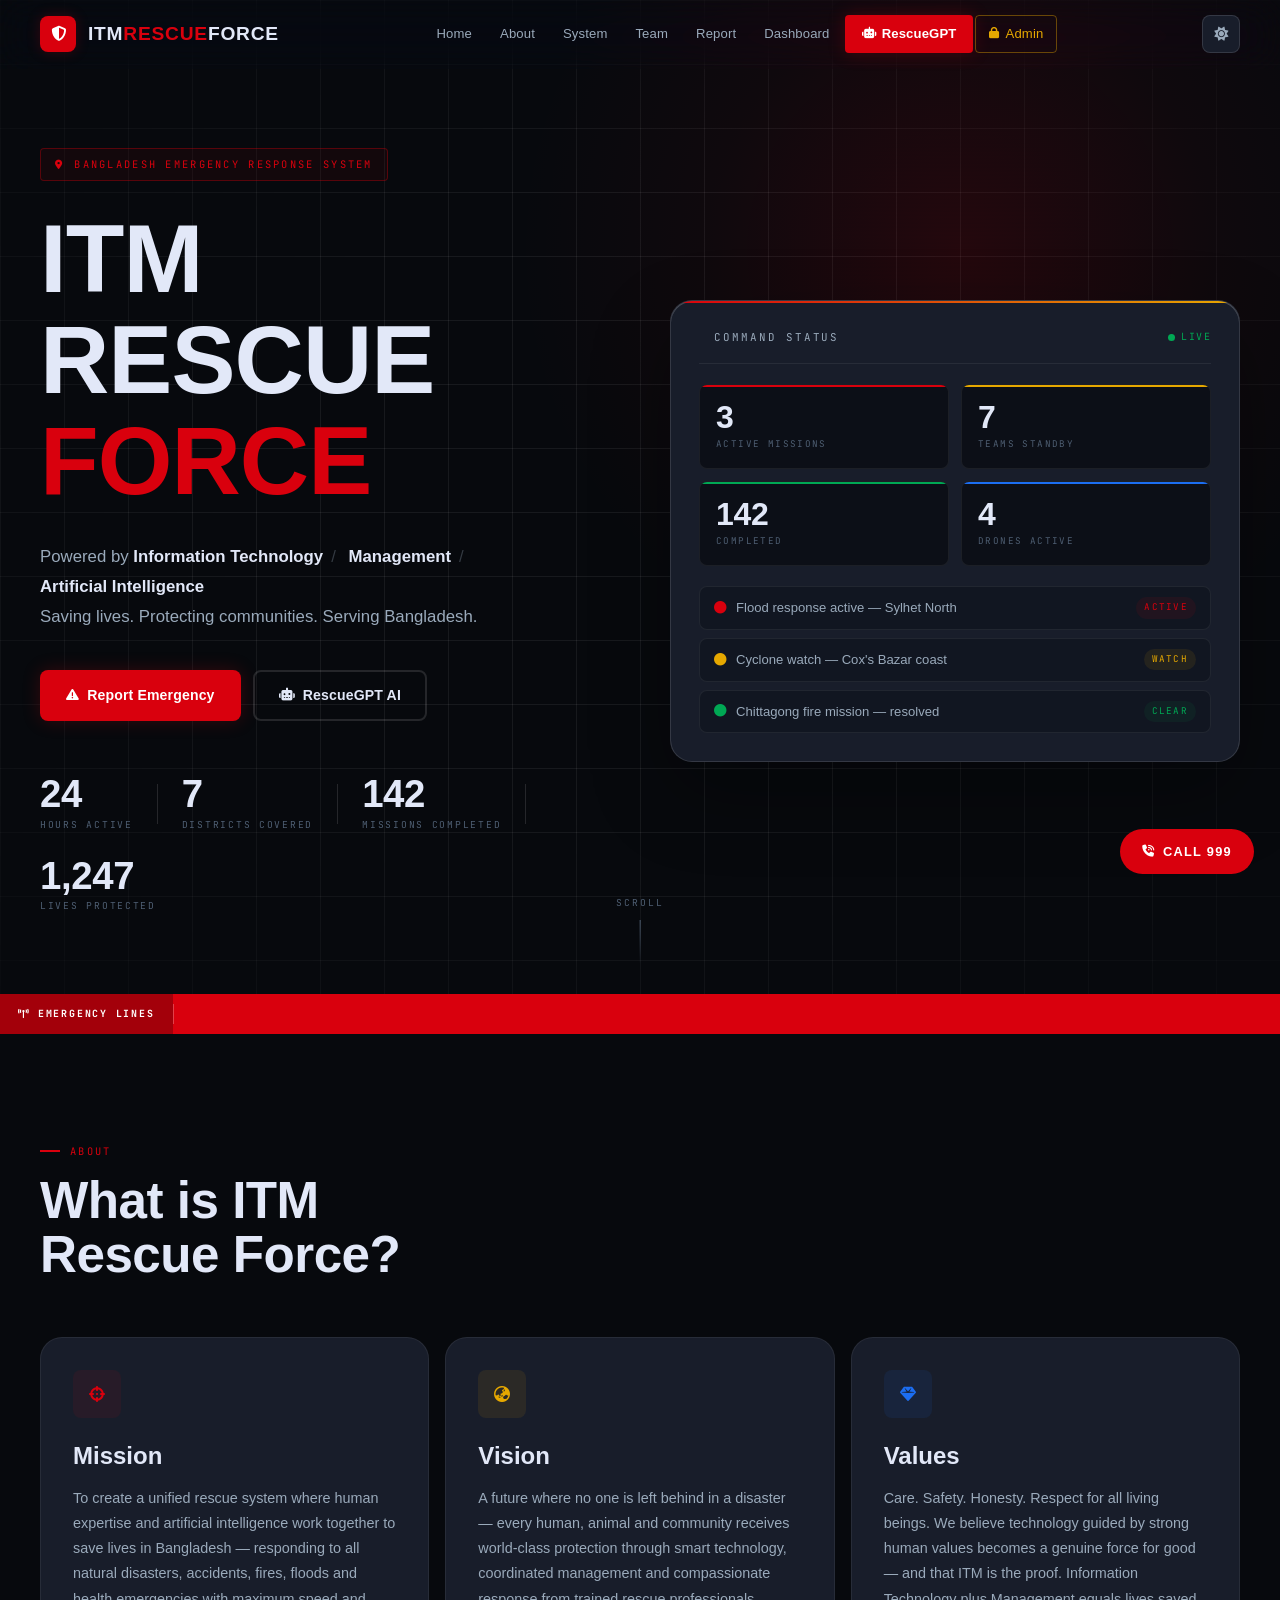
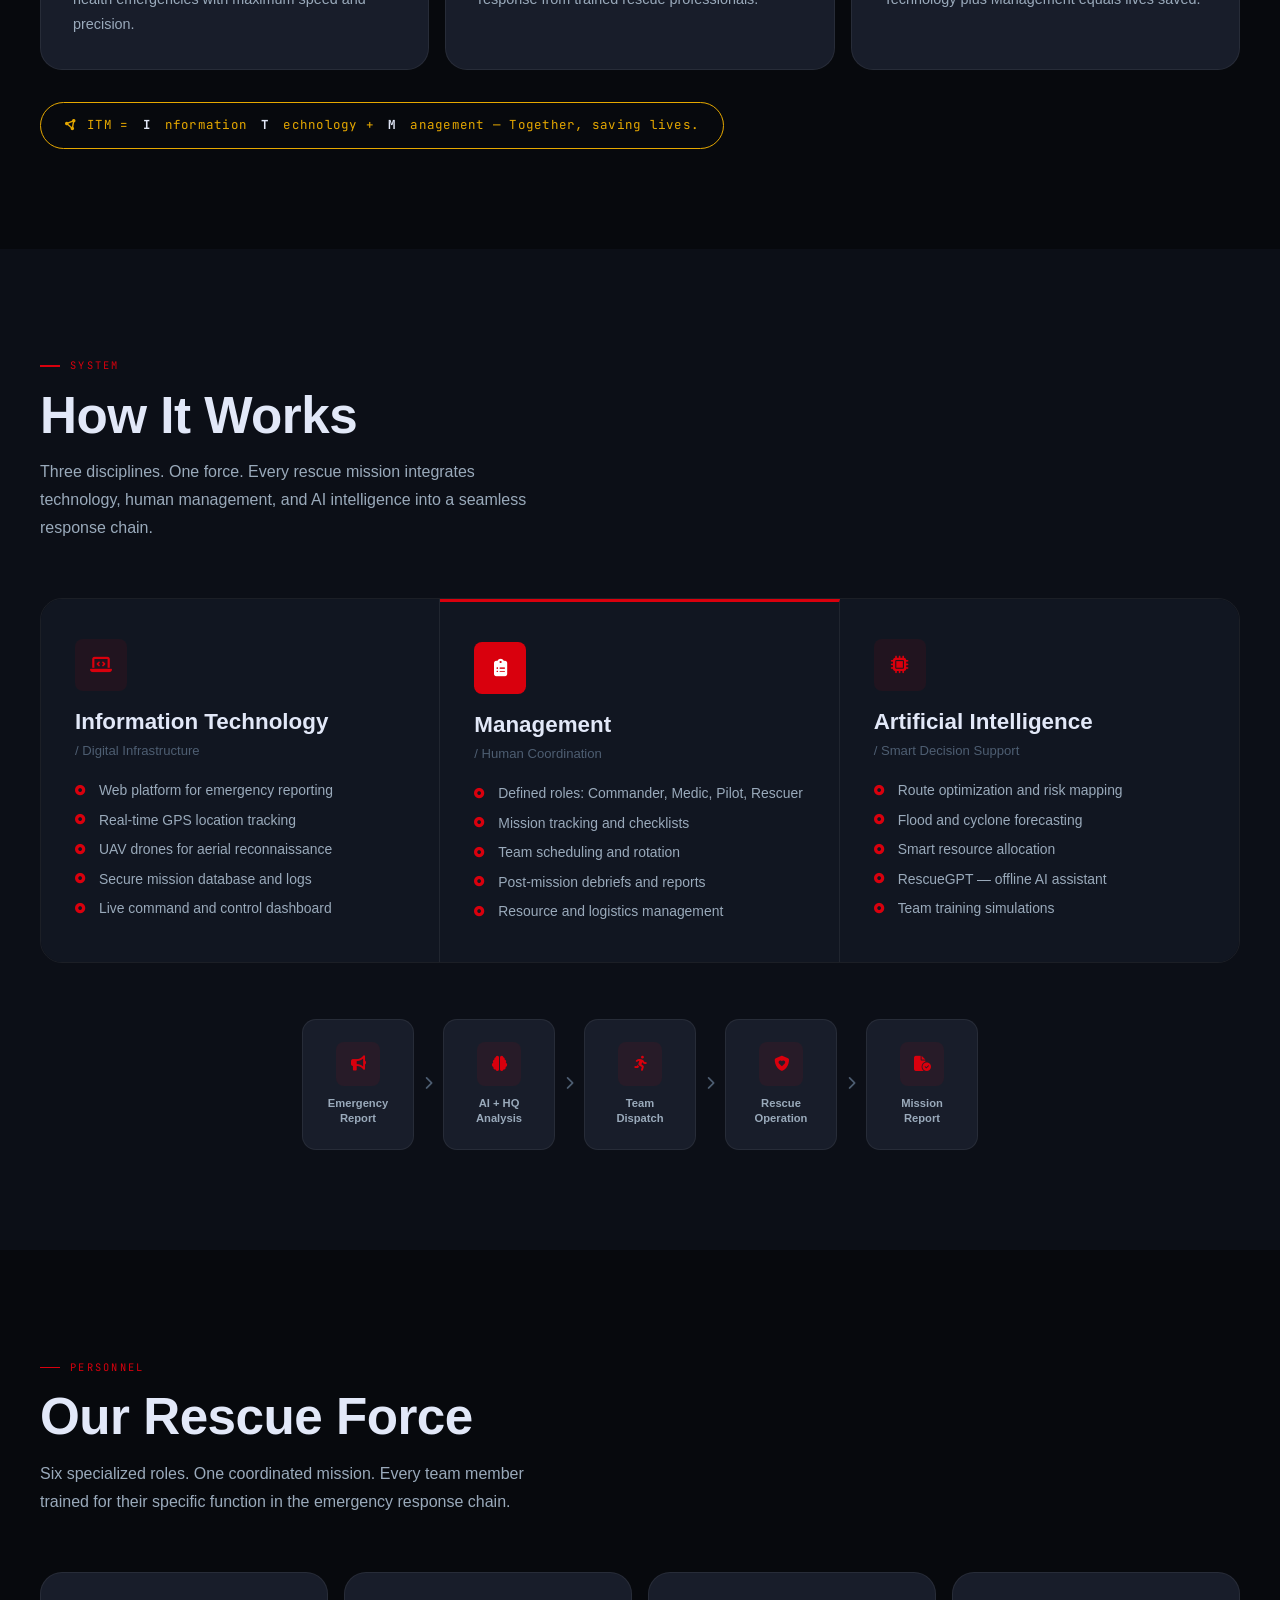
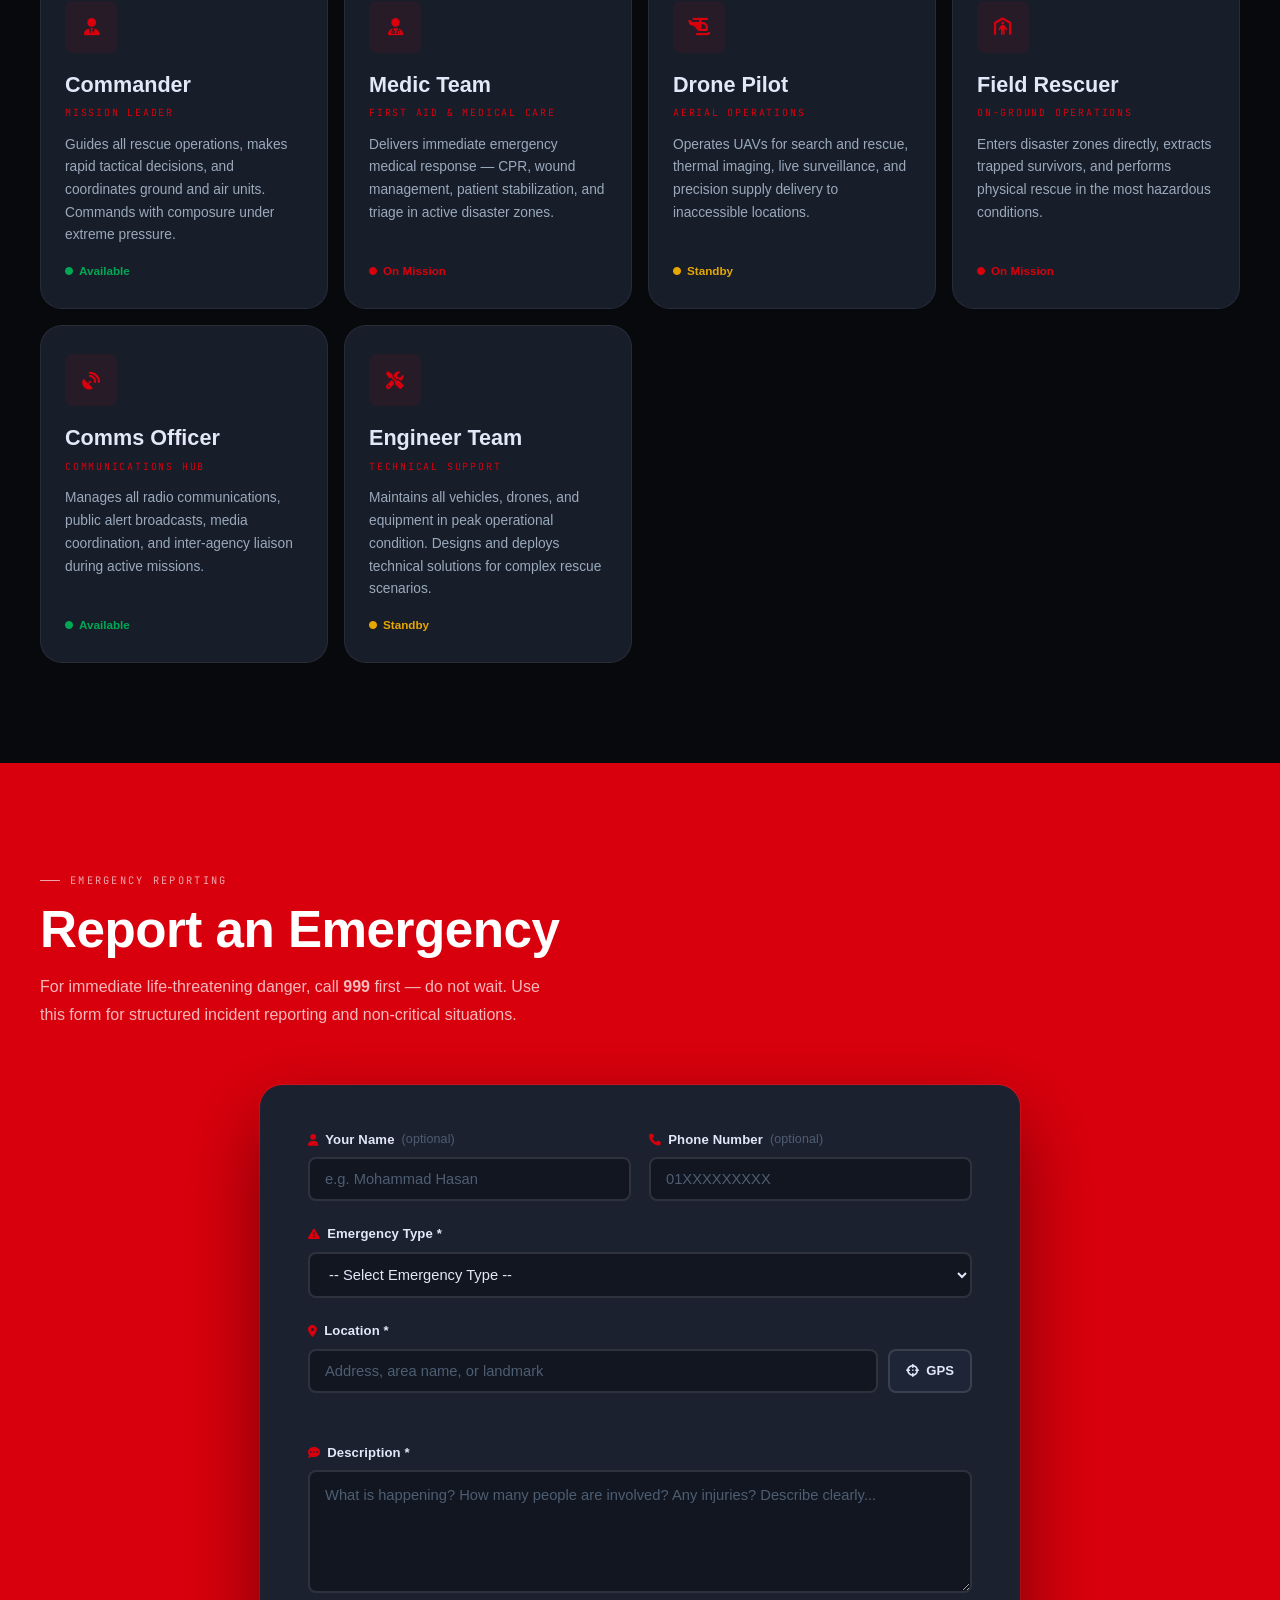
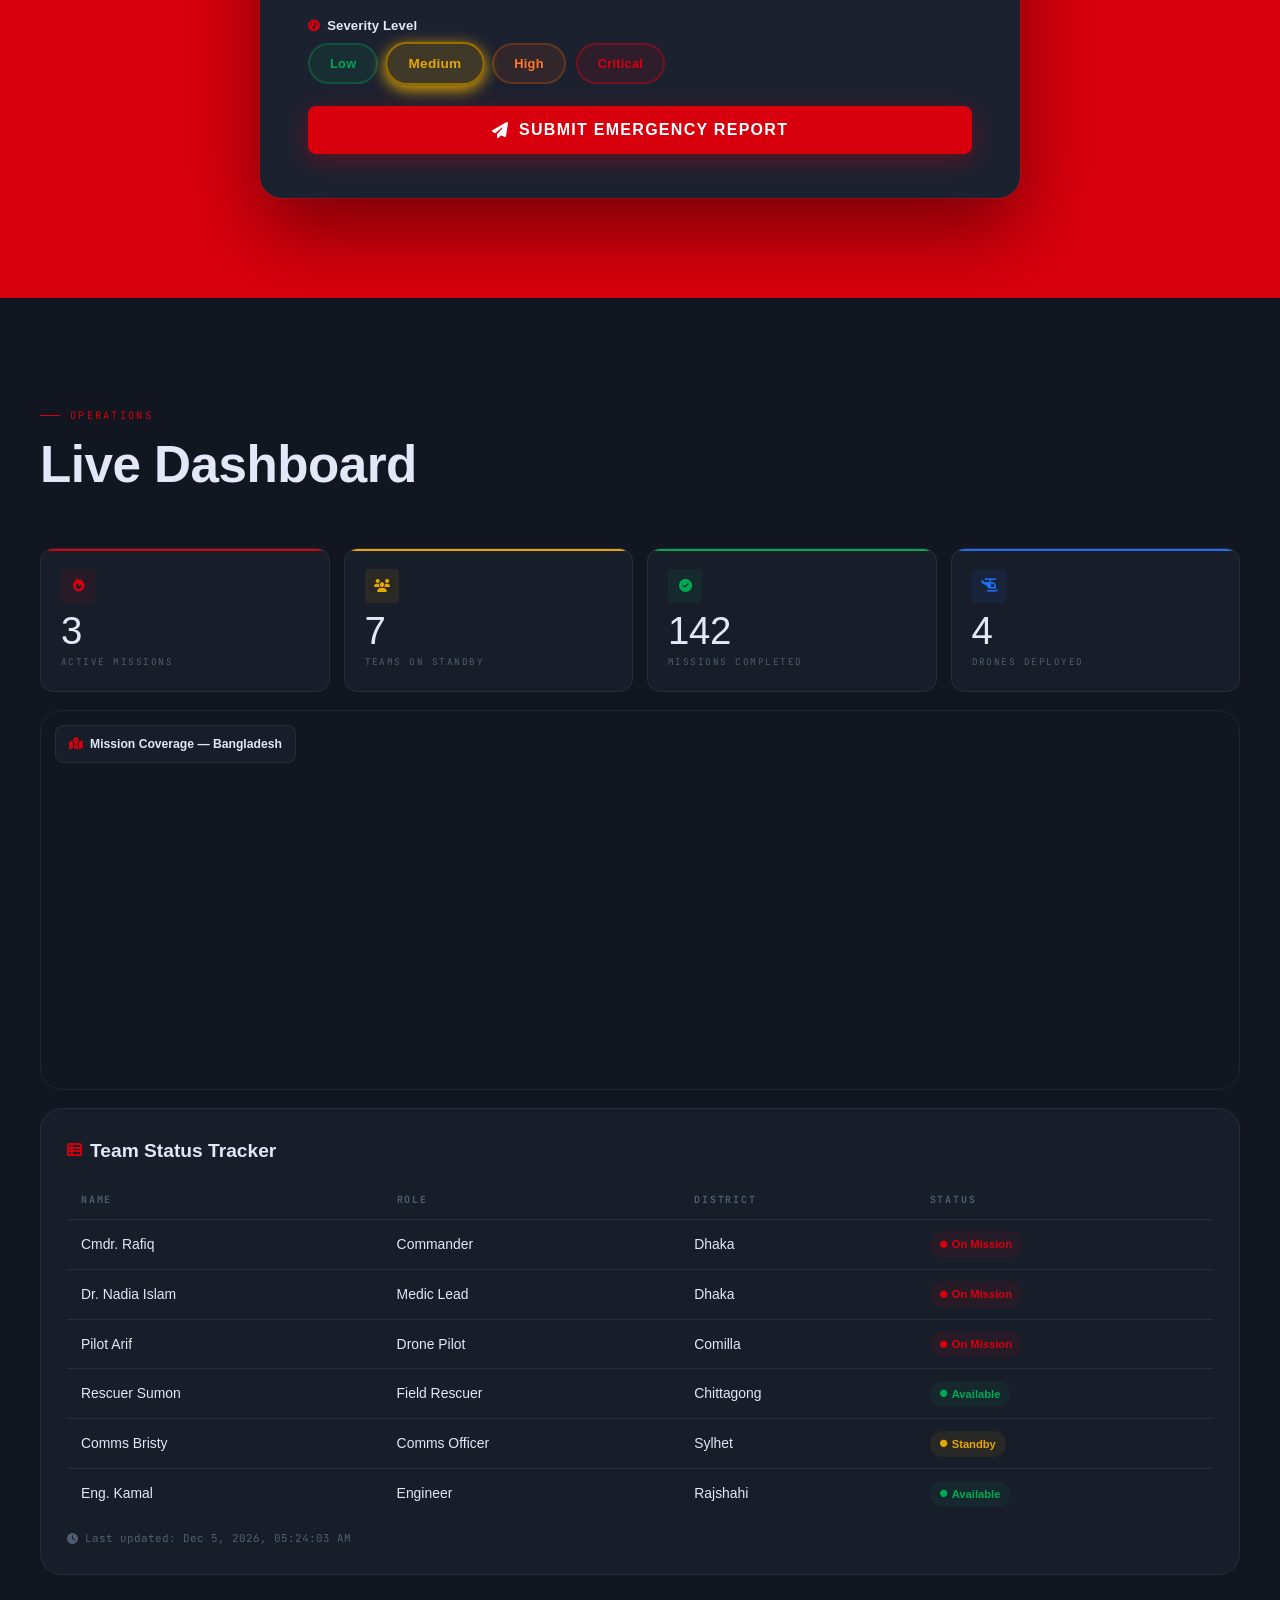
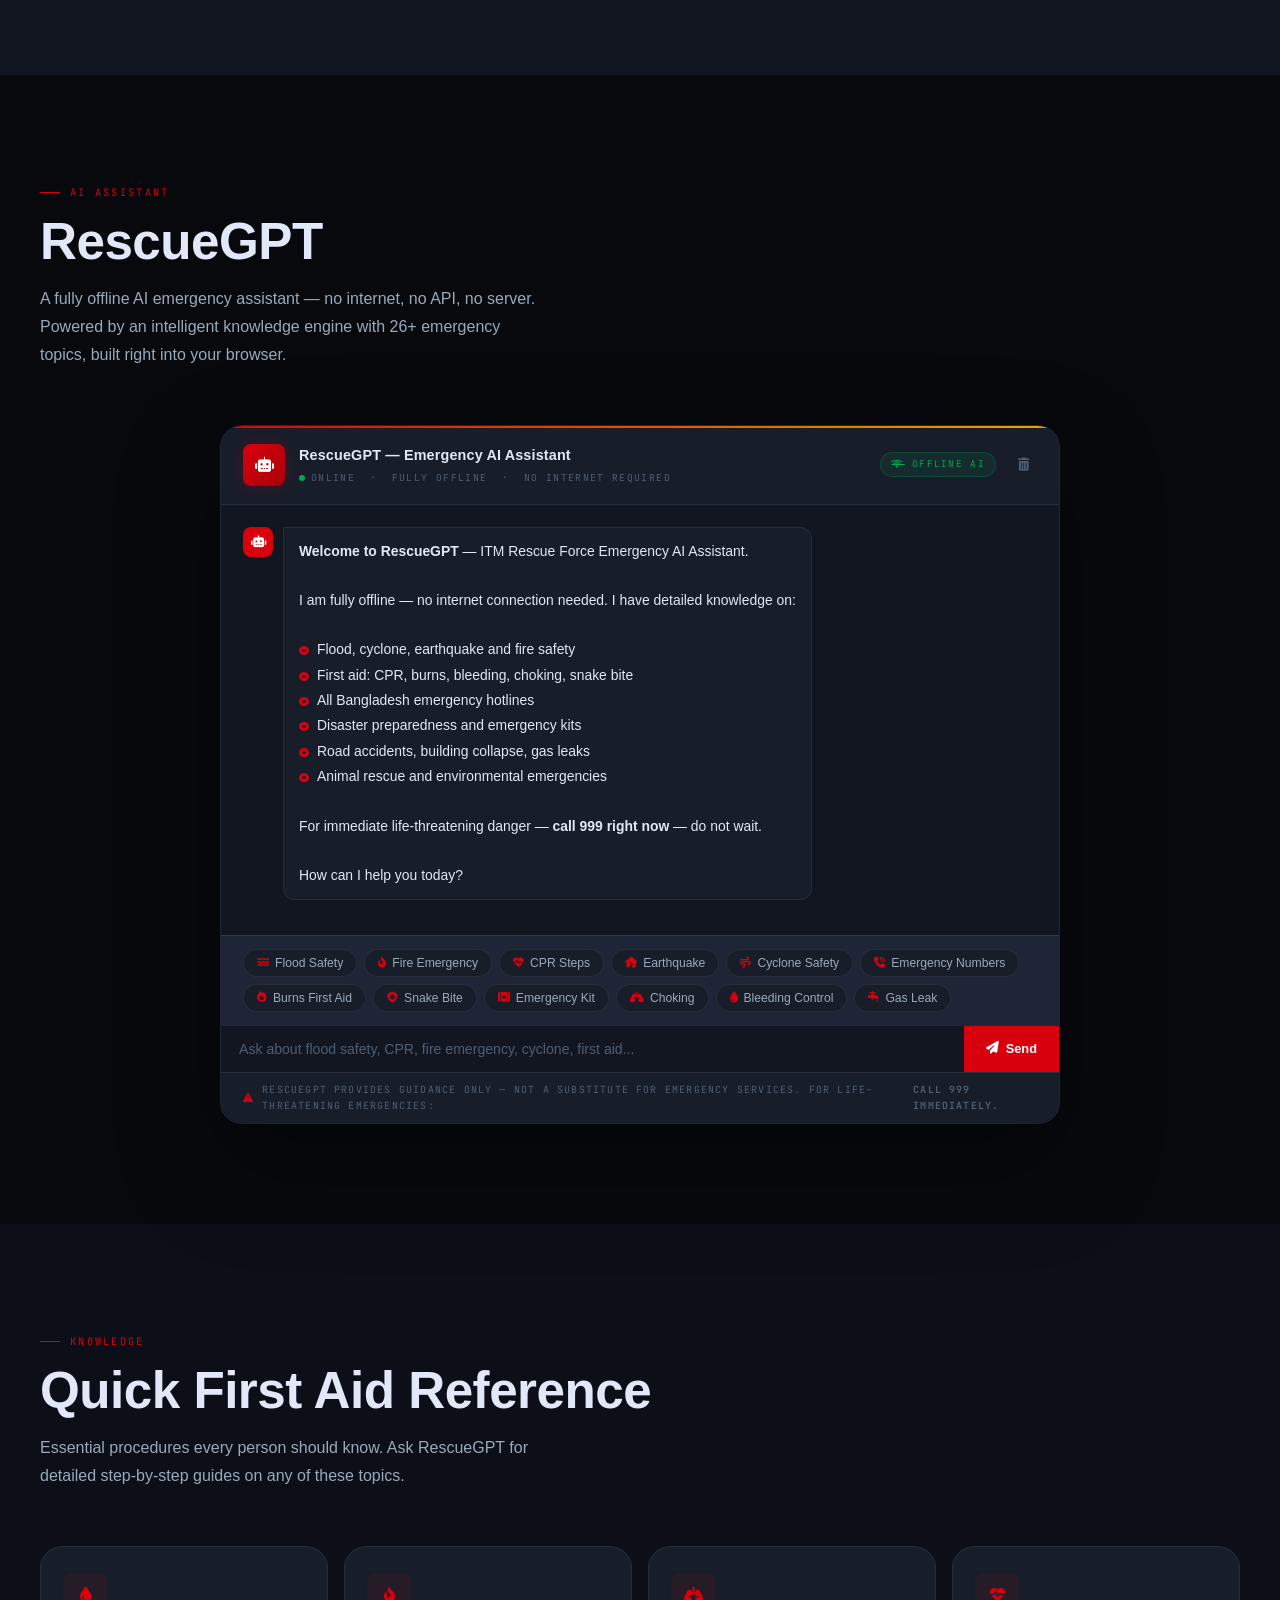
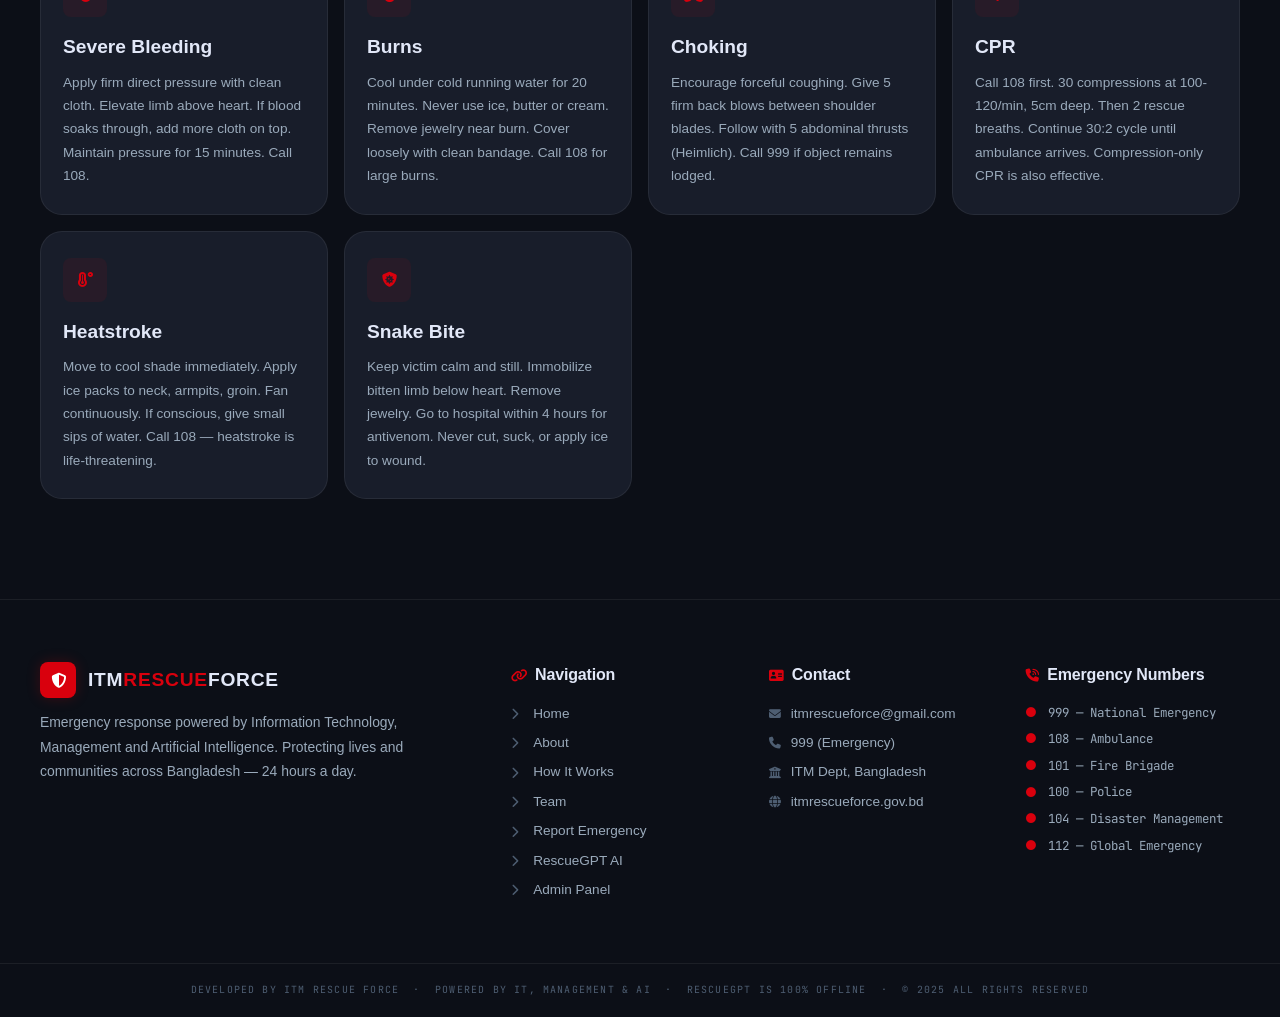
<file: rescue_force/index.html>
<!DOCTYPE html>
<html lang="en" data-theme="dark">
<head>
  <meta charset="UTF-8"/>
  <meta name="viewport" content="width=device-width, initial-scale=1.0"/>
  <meta name="description" content="ITM Rescue Force — Bangladesh Emergency Response System powered by IT, Management and AI"/>
  <title>ITM Rescue Force — Emergency Response System</title>
  <link rel="preconnect" href="https://fonts.googleapis.com"/>
  <link rel="preconnect" href="https://fonts.gstatic.com" crossorigin/>
  <link rel="stylesheet" href="https://cdnjs.cloudflare.com/ajax/libs/font-awesome/6.5.0/css/all.min.css"/>
  <link rel="stylesheet" href="style.css"/>
</head>
<body>

<!-- ══ NAVBAR ══════════════════════════════════════════════ -->
<nav class="navbar at-top" id="navbar">
  <div class="nav-wrap">
    <div class="nav-brand">
      <div class="nav-crest"><i class="fa-solid fa-shield-halved"></i></div>
      <span class="nav-wordmark">ITM<span>RESCUE</span>FORCE</span>
    </div>
    <ul class="nav-links">
      <li><a href="#home">Home</a></li>
      <li><a href="#about">About</a></li>
      <li><a href="#how">System</a></li>
      <li><a href="#team">Team</a></li>
      <li><a href="#report">Report</a></li>
      <li><a href="#dashboard">Dashboard</a></li>
      <li><a href="#rescuegpt" class="nav-cta"><i class="fa-solid fa-robot"></i> RescueGPT</a></li>
      <li><a href="admin.html" class="nav-admin-link"><i class="fa-solid fa-lock"></i> Admin</a></li>
    </ul>
    <div class="nav-actions">
      <button class="icon-btn" id="themeToggle" aria-label="Toggle theme" title="Toggle dark/light mode">
        <i class="fa-solid fa-sun"  id="iconSun"></i>
        <i class="fa-solid fa-moon" id="iconMoon" style="display:none"></i>
      </button>
      <button class="icon-btn hamburger" id="hamburger" aria-label="Open menu">
        <i class="fa-solid fa-bars"></i>
      </button>
    </div>
  </div>
</nav>

<!-- Mobile Nav -->
<div class="mobile-nav" id="mobileNav">
  <button class="mobile-close" id="mobileClose"><i class="fa-solid fa-xmark"></i></button>
  <a href="#home"      class="mob-link"><i class="fa-solid fa-house"></i> Home</a>
  <a href="#about"     class="mob-link"><i class="fa-solid fa-circle-info"></i> About</a>
  <a href="#how"       class="mob-link"><i class="fa-solid fa-gears"></i> System</a>
  <a href="#team"      class="mob-link"><i class="fa-solid fa-users"></i> Team</a>
  <a href="#report"    class="mob-link"><i class="fa-solid fa-triangle-exclamation"></i> Report Emergency</a>
  <a href="#dashboard" class="mob-link"><i class="fa-solid fa-chart-line"></i> Dashboard</a>
  <a href="#rescuegpt" class="mob-link accent"><i class="fa-solid fa-robot"></i> RescueGPT AI</a>
  <a href="admin.html" class="mob-link"><i class="fa-solid fa-lock"></i> Admin Panel</a>
</div>

<!-- ══ HERO ════════════════════════════════════════════════ -->
<section class="hero" id="home">
  <div class="hero-grid"></div>
  <div class="hero-glow"></div>
  <div class="hero-scan"></div>

  <div class="hero-inner">
    <!-- Left -->
    <div class="hero-left">
      <div class="hero-eyebrow a-in" style="--d:0s">
        <i class="fa-solid fa-location-dot"></i>
        Bangladesh Emergency Response System
      </div>
      <h1 class="hero-title a-in" style="--d:.06s">
        <span class="break">ITM</span>
        <span class="break">RESCUE</span>
        <span class="break accent">FORCE</span>
      </h1>
      <p class="hero-sub a-in" style="--d:.12s">
        Powered by <strong>Information Technology</strong><span class="hero-sep">/</span>
        <strong>Management</strong><span class="hero-sep">/</span>
        <strong>Artificial Intelligence</strong><br>
        Saving lives. Protecting communities. Serving Bangladesh.
      </p>
      <div class="hero-btns a-in" style="--d:.18s">
        <a href="#report"    class="btn btn-primary"><i class="fa-solid fa-triangle-exclamation"></i> Report Emergency</a>
        <a href="#rescuegpt" class="btn btn-ghost"><i class="fa-solid fa-robot"></i> RescueGPT AI</a>
      </div>
      <div class="hero-stats a-in" style="--d:.24s">
        <div class="h-stat">
          <span class="h-num" data-target="24">0</span>
          <span class="h-lbl">Hours Active</span>
        </div>
        <div class="h-sep"></div>
        <div class="h-stat">
          <span class="h-num" data-target="7">0</span>
          <span class="h-lbl">Districts Covered</span>
        </div>
        <div class="h-sep"></div>
        <div class="h-stat">
          <span class="h-num" data-target="142">0</span>
          <span class="h-lbl">Missions Completed</span>
        </div>
        <div class="h-sep"></div>
        <div class="h-stat">
          <span class="h-num" data-target="1247">0</span>
          <span class="h-lbl">Lives Protected</span>
        </div>
      </div>
    </div>

    <!-- Right — Command Card -->
    <div class="hero-command a-in" style="--d:.1s">
      <div class="cmd-header">
        <span class="cmd-title"><i class="fa-solid fa-tower-control" style="margin-right:6px;color:var(--red)"></i> Command Status</span>
        <span class="cmd-live"><div class="live-dot"></div> Live</span>
      </div>
      <div class="cmd-stats">
        <div class="cmd-stat cst-red">
          <div class="cmd-stat-n" id="heroActive">3</div>
          <div class="cmd-stat-l">Active Missions</div>
        </div>
        <div class="cmd-stat cst-amber">
          <div class="cmd-stat-n">7</div>
          <div class="cmd-stat-l">Teams Standby</div>
        </div>
        <div class="cmd-stat cst-green">
          <div class="cmd-stat-n">142</div>
          <div class="cmd-stat-l">Completed</div>
        </div>
        <div class="cmd-stat cst-blue">
          <div class="cmd-stat-n">4</div>
          <div class="cmd-stat-l">Drones Active</div>
        </div>
      </div>
      <div class="cmd-alerts">
        <div class="cmd-alert">
          <i class="fa-solid fa-circle al-red"></i>
          <span>Flood response active — Sylhet North</span>
          <span class="cmd-alert-badge badge-red">Active</span>
        </div>
        <div class="cmd-alert">
          <i class="fa-solid fa-circle al-amber"></i>
          <span>Cyclone watch — Cox's Bazar coast</span>
          <span class="cmd-alert-badge badge-amber">Watch</span>
        </div>
        <div class="cmd-alert">
          <i class="fa-solid fa-circle al-green"></i>
          <span>Chittagong fire mission — resolved</span>
          <span class="cmd-alert-badge badge-green">Clear</span>
        </div>
      </div>
    </div>
  </div>

  <div class="hero-scroll">
    <span>Scroll</span>
    <div class="scroll-track"></div>
  </div>
</section>

<!-- ══ TICKER ══════════════════════════════════════════════ -->
<div class="ticker">
  <div class="ticker-badge"><i class="fa-solid fa-tower-broadcast"></i> Emergency Lines</div>
  <div class="ticker-divider"></div>
  <div class="ticker-track">
    <div class="ticker-reel">
      999 — National Emergency &nbsp;&nbsp;|&nbsp;&nbsp;
      108 — Ambulance &nbsp;&nbsp;|&nbsp;&nbsp;
      101 — Fire Brigade &nbsp;&nbsp;|&nbsp;&nbsp;
      100 — Police &nbsp;&nbsp;|&nbsp;&nbsp;
      104 — Disaster Management &nbsp;&nbsp;|&nbsp;&nbsp;
      181 — Women &amp; Children Helpline &nbsp;&nbsp;|&nbsp;&nbsp;
      1906 — Gas Emergency &nbsp;&nbsp;|&nbsp;&nbsp;
      16789 — Mental Health &nbsp;&nbsp;|&nbsp;&nbsp;
      112 — Global Emergency &nbsp;&nbsp;|&nbsp;&nbsp;
      999 — National Emergency &nbsp;&nbsp;|&nbsp;&nbsp;
      108 — Ambulance &nbsp;&nbsp;|&nbsp;&nbsp;
      101 — Fire Brigade &nbsp;&nbsp;|&nbsp;&nbsp;
      100 — Police &nbsp;&nbsp;|&nbsp;&nbsp;
      104 — Disaster Management &nbsp;&nbsp;|&nbsp;&nbsp;
      181 — Women &amp; Children Helpline &nbsp;&nbsp;|&nbsp;&nbsp;
      1906 — Gas Emergency &nbsp;&nbsp;|&nbsp;&nbsp;
      16789 — Mental Health &nbsp;&nbsp;|&nbsp;&nbsp;
      112 — Global Emergency
    </div>
  </div>
</div>

<!-- ══ ABOUT ════════════════════════════════════════════════ -->
<section class="section" id="about">
  <div class="container">
    <div class="s-head reveal">
      <div class="s-tag">About</div>
      <h2 class="s-title">What is ITM<br>Rescue Force?</h2>
    </div>
    <div class="about-grid">
      <div class="about-card ac-red reveal">
        <div class="card-ico ico-red"><i class="fa-solid fa-crosshairs"></i></div>
        <h3>Mission</h3>
        <p>To create a unified rescue system where human expertise and artificial intelligence work together to save lives in Bangladesh — responding to all natural disasters, accidents, fires, floods and health emergencies with maximum speed and precision.</p>
      </div>
      <div class="about-card ac-amber reveal">
        <div class="card-ico ico-amber"><i class="fa-solid fa-earth-asia"></i></div>
        <h3>Vision</h3>
        <p>A future where no one is left behind in a disaster — every human, animal and community receives world-class protection through smart technology, coordinated management and compassionate response from trained rescue professionals.</p>
      </div>
      <div class="about-card ac-blue reveal">
        <div class="card-ico ico-blue"><i class="fa-solid fa-gem"></i></div>
        <h3>Values</h3>
        <p>Care. Safety. Honesty. Respect for all living beings. We believe technology guided by strong human values becomes a genuine force for good — and that ITM is the proof. Information Technology plus Management equals lives saved.</p>
      </div>
    </div>
    <div class="reveal" style="margin-top:8px">
      <div class="itm-tag">
        <i class="fa-solid fa-circle-nodes"></i>
        ITM = <strong style="color:var(--text);margin:0 4px">I</strong>nformation
        <strong style="color:var(--text);margin:0 4px">T</strong>echnology +
        <strong style="color:var(--text);margin:0 4px">M</strong>anagement
        &mdash; Together, saving lives.
      </div>
    </div>
  </div>
</section>

<!-- ══ HOW IT WORKS ════════════════════════════════════════ -->
<section class="section section-alt" id="how">
  <div class="container">
    <div class="s-head reveal">
      <div class="s-tag">System</div>
      <h2 class="s-title">How It Works</h2>
      <p class="s-body">Three disciplines. One force. Every rescue mission integrates technology, human management, and AI intelligence into a seamless response chain.</p>
    </div>
    <div class="pillars reveal">
      <div class="pillar">
        <div class="p-ico"><i class="fa-solid fa-laptop-code"></i></div>
        <div class="p-title">Information Technology</div>
        <div class="p-sub">/ Digital Infrastructure</div>
        <ul class="p-list">
          <li><i class="fa-solid fa-circle-dot"></i> Web platform for emergency reporting</li>
          <li><i class="fa-solid fa-circle-dot"></i> Real-time GPS location tracking</li>
          <li><i class="fa-solid fa-circle-dot"></i> UAV drones for aerial reconnaissance</li>
          <li><i class="fa-solid fa-circle-dot"></i> Secure mission database and logs</li>
          <li><i class="fa-solid fa-circle-dot"></i> Live command and control dashboard</li>
        </ul>
      </div>
      <div class="pillar pillar-center">
        <div class="p-ico"><i class="fa-solid fa-clipboard-list"></i></div>
        <div class="p-title">Management</div>
        <div class="p-sub">/ Human Coordination</div>
        <ul class="p-list">
          <li><i class="fa-solid fa-circle-dot"></i> Defined roles: Commander, Medic, Pilot, Rescuer</li>
          <li><i class="fa-solid fa-circle-dot"></i> Mission tracking and checklists</li>
          <li><i class="fa-solid fa-circle-dot"></i> Team scheduling and rotation</li>
          <li><i class="fa-solid fa-circle-dot"></i> Post-mission debriefs and reports</li>
          <li><i class="fa-solid fa-circle-dot"></i> Resource and logistics management</li>
        </ul>
      </div>
      <div class="pillar">
        <div class="p-ico"><i class="fa-solid fa-microchip"></i></div>
        <div class="p-title">Artificial Intelligence</div>
        <div class="p-sub">/ Smart Decision Support</div>
        <ul class="p-list">
          <li><i class="fa-solid fa-circle-dot"></i> Route optimization and risk mapping</li>
          <li><i class="fa-solid fa-circle-dot"></i> Flood and cyclone forecasting</li>
          <li><i class="fa-solid fa-circle-dot"></i> Smart resource allocation</li>
          <li><i class="fa-solid fa-circle-dot"></i> RescueGPT — offline AI assistant</li>
          <li><i class="fa-solid fa-circle-dot"></i> Team training simulations</li>
        </ul>
      </div>
    </div>
    <div class="flow reveal">
      <div class="flow-node"><div class="flow-ico"><i class="fa-solid fa-bullhorn"></i></div><div class="flow-lbl">Emergency<br>Report</div></div>
      <div class="flow-arr"><i class="fa-solid fa-chevron-right"></i></div>
      <div class="flow-node"><div class="flow-ico"><i class="fa-solid fa-brain"></i></div><div class="flow-lbl">AI + HQ<br>Analysis</div></div>
      <div class="flow-arr"><i class="fa-solid fa-chevron-right"></i></div>
      <div class="flow-node"><div class="flow-ico"><i class="fa-solid fa-person-running"></i></div><div class="flow-lbl">Team<br>Dispatch</div></div>
      <div class="flow-arr"><i class="fa-solid fa-chevron-right"></i></div>
      <div class="flow-node"><div class="flow-ico"><i class="fa-solid fa-shield-heart"></i></div><div class="flow-lbl">Rescue<br>Operation</div></div>
      <div class="flow-arr"><i class="fa-solid fa-chevron-right"></i></div>
      <div class="flow-node"><div class="flow-ico"><i class="fa-solid fa-file-circle-check"></i></div><div class="flow-lbl">Mission<br>Report</div></div>
    </div>
  </div>
</section>

<!-- ══ TEAM ════════════════════════════════════════════════ -->
<section class="section" id="team">
  <div class="container">
    <div class="s-head reveal">
      <div class="s-tag">Personnel</div>
      <h2 class="s-title">Our Rescue Force</h2>
      <p class="s-body">Six specialized roles. One coordinated mission. Every team member trained for their specific function in the emergency response chain.</p>
    </div>
    <div class="team-grid">
      <div class="team-card reveal">
        <div class="t-avatar"><i class="fa-solid fa-user-tie"></i></div>
        <h3 class="t-name">Commander</h3>
        <span class="t-role">Mission Leader</span>
        <p class="t-desc">Guides all rescue operations, makes rapid tactical decisions, and coordinates ground and air units. Commands with composure under extreme pressure.</p>
        <div class="t-status st-online"><i class="fa-solid fa-circle"></i> Available</div>
      </div>
      <div class="team-card reveal">
        <div class="t-avatar"><i class="fa-solid fa-user-doctor"></i></div>
        <h3 class="t-name">Medic Team</h3>
        <span class="t-role">First Aid &amp; Medical Care</span>
        <p class="t-desc">Delivers immediate emergency medical response — CPR, wound management, patient stabilization, and triage in active disaster zones.</p>
        <div class="t-status st-mission"><i class="fa-solid fa-circle"></i> On Mission</div>
      </div>
      <div class="team-card reveal">
        <div class="t-avatar"><i class="fa-solid fa-helicopter"></i></div>
        <h3 class="t-name">Drone Pilot</h3>
        <span class="t-role">Aerial Operations</span>
        <p class="t-desc">Operates UAVs for search and rescue, thermal imaging, live surveillance, and precision supply delivery to inaccessible locations.</p>
        <div class="t-status st-standby"><i class="fa-solid fa-circle"></i> Standby</div>
      </div>
      <div class="team-card reveal">
        <div class="t-avatar"><i class="fa-solid fa-person-shelter"></i></div>
        <h3 class="t-name">Field Rescuer</h3>
        <span class="t-role">On-Ground Operations</span>
        <p class="t-desc">Enters disaster zones directly, extracts trapped survivors, and performs physical rescue in the most hazardous conditions.</p>
        <div class="t-status st-mission"><i class="fa-solid fa-circle"></i> On Mission</div>
      </div>
      <div class="team-card reveal">
        <div class="t-avatar"><i class="fa-solid fa-satellite-dish"></i></div>
        <h3 class="t-name">Comms Officer</h3>
        <span class="t-role">Communications Hub</span>
        <p class="t-desc">Manages all radio communications, public alert broadcasts, media coordination, and inter-agency liaison during active missions.</p>
        <div class="t-status st-online"><i class="fa-solid fa-circle"></i> Available</div>
      </div>
      <div class="team-card reveal">
        <div class="t-avatar"><i class="fa-solid fa-screwdriver-wrench"></i></div>
        <h3 class="t-name">Engineer Team</h3>
        <span class="t-role">Technical Support</span>
        <p class="t-desc">Maintains all vehicles, drones, and equipment in peak operational condition. Designs and deploys technical solutions for complex rescue scenarios.</p>
        <div class="t-status st-standby"><i class="fa-solid fa-circle"></i> Standby</div>
      </div>
    </div>
  </div>
</section>

<!-- ══ REPORT EMERGENCY ════════════════════════════════════ -->
<section class="section section-accent" id="report" style="background:var(--red)">
  <div class="container">
    <div class="s-head reveal">
      <div class="s-tag lt">Emergency Reporting</div>
      <h2 class="s-title lt">Report an Emergency</h2>
      <p class="s-body lt">For immediate life-threatening danger, call <strong>999</strong> first — do not wait. Use this form for structured incident reporting and non-critical situations.</p>
    </div>
    <div class="report-shell">
      <form class="form-wrap" id="emergencyForm">
        <div class="form-row">
          <div class="f-group">
            <label class="f-label"><i class="fa-solid fa-user"></i> Your Name <span class="f-opt">(optional)</span></label>
            <input type="text" id="repName" placeholder="e.g. Mohammad Hasan"/>
          </div>
          <div class="f-group">
            <label class="f-label"><i class="fa-solid fa-phone"></i> Phone Number <span class="f-opt">(optional)</span></label>
            <input type="tel" id="repPhone" placeholder="01XXXXXXXXX"/>
          </div>
        </div>
        <div class="f-group">
          <label class="f-label"><i class="fa-solid fa-triangle-exclamation"></i> Emergency Type *</label>
          <select id="repType" required>
            <option value="">-- Select Emergency Type --</option>
            <option value="fire">Fire / Explosion</option>
            <option value="flood">Flood / Water Emergency</option>
            <option value="accident">Road Accident</option>
            <option value="health">Health / Medical Emergency</option>
            <option value="cyclone">Cyclone / Storm</option>
            <option value="earthquake">Earthquake / Building Collapse</option>
            <option value="gasleak">Gas Leak</option>
            <option value="animal">Animal Rescue</option>
            <option value="other">Other</option>
          </select>
        </div>
        <div class="f-group">
          <label class="f-label"><i class="fa-solid fa-location-dot"></i> Location *</label>
          <div class="loc-row">
            <input type="text" id="repLocation" placeholder="Address, area name, or landmark" required/>
            <button type="button" class="btn-gps" id="btnGPS" onclick="getLocation()">
              <i class="fa-solid fa-crosshairs"></i> GPS
            </button>
          </div>
          <div id="locInfo" class="loc-info"></div>
        </div>
        <div class="f-group">
          <label class="f-label"><i class="fa-solid fa-comment-dots"></i> Description *</label>
          <textarea id="repDesc" rows="4" placeholder="What is happening? How many people are involved? Any injuries? Describe clearly..." required></textarea>
        </div>
        <div class="f-group">
          <label class="f-label"><i class="fa-solid fa-gauge-high"></i> Severity Level</label>
          <div class="sev-row">
            <label class="sev-opt"><input type="radio" name="severity" value="low"/><span class="sev-pill sev-low">Low</span></label>
            <label class="sev-opt"><input type="radio" name="severity" value="medium" checked/><span class="sev-pill sev-medium">Medium</span></label>
            <label class="sev-opt"><input type="radio" name="severity" value="high"/><span class="sev-pill sev-high">High</span></label>
            <label class="sev-opt"><input type="radio" name="severity" value="critical"/><span class="sev-pill sev-critical">Critical</span></label>
          </div>
        </div>
        <button type="submit" class="btn-submit">
          <i class="fa-solid fa-paper-plane"></i> Submit Emergency Report
        </button>
      </form>
      <div class="success-card" id="reportSuccess" style="display:none">
        <div class="success-ico-wrap"><i class="fa-solid fa-check"></i></div>
        <h3>Report Received</h3>
        <p>Your emergency report has been logged and our team has been notified.</p>
        <p style="font-size:.88rem;color:rgba(255,255,255,.7)">For immediate danger, always call <strong>999</strong> first.</p>
        <div class="report-pill" id="reportId"></div>
        <button onclick="resetForm()" class="btn btn-ghost" style="margin-top:16px;border-color:rgba(255,255,255,.3);color:#fff;">
          <i class="fa-solid fa-rotate-left"></i> Submit Another Report
        </button>
      </div>
    </div>
  </div>
</section>

<!-- ══ DASHBOARD ═══════════════════════════════════════════ -->
<section class="section section-dark" id="dashboard">
  <div class="container">
    <div class="s-head reveal">
      <div class="s-tag">Operations</div>
      <h2 class="s-title">Live Dashboard</h2>
    </div>
    <div class="stat-row reveal">
      <div class="d-stat ds-r">
        <div class="d-ico"><i class="fa-solid fa-fire"></i></div>
        <span class="d-num" id="activeCount">3</span>
        <span class="d-lbl">Active Missions</span>
      </div>
      <div class="d-stat ds-a">
        <div class="d-ico"><i class="fa-solid fa-users"></i></div>
        <span class="d-num">7</span>
        <span class="d-lbl">Teams on Standby</span>
      </div>
      <div class="d-stat ds-g">
        <div class="d-ico"><i class="fa-solid fa-circle-check"></i></div>
        <span class="d-num">142</span>
        <span class="d-lbl">Missions Completed</span>
      </div>
      <div class="d-stat ds-b">
        <div class="d-ico"><i class="fa-solid fa-helicopter"></i></div>
        <span class="d-num">4</span>
        <span class="d-lbl">Drones Deployed</span>
      </div>
    </div>
    <div class="map-wrap reveal">
      <div class="map-badge"><i class="fa-solid fa-map-location-dot"></i> Mission Coverage — Bangladesh</div>
      <iframe src="https://www.google.com/maps/embed?pb=!1m14!1m12!1m3!1d3648891.5!2d90.35631!3d23.68499!2m3!1f0!2f0!3f0!3m2!1i1024!2i768!4f13.1!5e0!3m2!1sen!2sbd!4v1693900000000!5m2!1sen!2sbd" allowfullscreen loading="lazy" referrerpolicy="no-referrer-when-downgrade" title="ITM Rescue Force Operations Map"></iframe>
    </div>
    <div class="tracker-wrap reveal">
      <h3 class="tracker-head"><i class="fa-solid fa-table-list"></i> Team Status Tracker</h3>
      <table class="t-table">
        <thead>
          <tr><th>Name</th><th>Role</th><th>District</th><th>Status</th></tr>
        </thead>
        <tbody>
          <tr><td>Cmdr. Rafiq</td><td>Commander</td><td>Dhaka</td><td><span class="status-chip sc-mission"><i class="fa-solid fa-circle"></i> On Mission</span></td></tr>
          <tr><td>Dr. Nadia Islam</td><td>Medic Lead</td><td>Dhaka</td><td><span class="status-chip sc-mission"><i class="fa-solid fa-circle"></i> On Mission</span></td></tr>
          <tr><td>Pilot Arif</td><td>Drone Pilot</td><td>Comilla</td><td><span class="status-chip sc-mission"><i class="fa-solid fa-circle"></i> On Mission</span></td></tr>
          <tr><td>Rescuer Sumon</td><td>Field Rescuer</td><td>Chittagong</td><td><span class="status-chip sc-available"><i class="fa-solid fa-circle"></i> Available</span></td></tr>
          <tr><td>Comms Bristy</td><td>Comms Officer</td><td>Sylhet</td><td><span class="status-chip sc-standby"><i class="fa-solid fa-circle"></i> Standby</span></td></tr>
          <tr><td>Eng. Kamal</td><td>Engineer</td><td>Rajshahi</td><td><span class="status-chip sc-available"><i class="fa-solid fa-circle"></i> Available</span></td></tr>
        </tbody>
      </table>
      <div class="tracker-ts"><i class="fa-solid fa-clock"></i> Last updated: <span id="lastUpdate"></span></div>
    </div>
  </div>
</section>

<!-- ══ RESCUEGPT ═══════════════════════════════════════════ -->
<section class="section" id="rescuegpt">
  <div class="container">
    <div class="s-head reveal">
      <div class="s-tag">AI Assistant</div>
      <h2 class="s-title">RescueGPT</h2>
      <p class="s-body">A fully offline AI emergency assistant — no internet, no API, no server. Powered by an intelligent knowledge engine with <span id="topicCountDisplay">20</span>+ emergency topics, built right into your browser.</p>
    </div>
    <div class="chat-wrap reveal">
      <!-- Header -->
      <div class="chat-hdr">
        <div class="chat-bot-ico"><i class="fa-solid fa-robot"></i></div>
        <div class="chat-hdr-info">
          <div class="chat-bot-name">RescueGPT — Emergency AI Assistant</div>
          <div class="chat-bot-sub">
            <div class="online-dot"></div>
            Online &nbsp;&middot;&nbsp; Fully Offline &nbsp;&middot;&nbsp; No Internet Required
          </div>
        </div>
        <span class="chat-offline-badge"><i class="fa-solid fa-wifi" style="text-decoration:line-through"></i> Offline AI</span>
        <button class="chat-clear-btn" onclick="clearChat()" title="Clear conversation"><i class="fa-solid fa-trash-can"></i></button>
      </div>

      <!-- Messages -->
      <div class="chat-body" id="chatBody"></div>

      <!-- Quick buttons -->
      <div class="chat-quick" id="chatQuick"></div>

      <!-- Input -->
      <div class="chat-input-row">
        <input type="text" id="chatInput" placeholder="Ask about flood safety, CPR, fire emergency, cyclone, first aid..." onkeydown="if(event.key==='Enter' && !event.shiftKey){event.preventDefault();sendMsg();}"/>
        <button class="chat-send-btn" id="sendBtn" onclick="sendMsg()">
          <i class="fa-solid fa-paper-plane"></i> Send
        </button>
      </div>
      <div class="chat-disc">
        <i class="fa-solid fa-triangle-exclamation"></i>
        RescueGPT provides guidance only — not a substitute for emergency services.
        For life-threatening emergencies: <strong>call 999 immediately.</strong>
      </div>
    </div>
  </div>
</section>

<!-- ══ FIRST AID ════════════════════════════════════════════ -->
<section class="section section-alt" id="firstaid">
  <div class="container">
    <div class="s-head reveal">
      <div class="s-tag">Knowledge</div>
      <h2 class="s-title">Quick First Aid Reference</h2>
      <p class="s-body">Essential procedures every person should know. Ask RescueGPT for detailed step-by-step guides on any of these topics.</p>
    </div>
    <div class="aid-grid">
      <div class="aid-card reveal">
        <div class="aid-ico"><i class="fa-solid fa-droplet"></i></div>
        <h4>Severe Bleeding</h4>
        <p>Apply firm direct pressure with clean cloth. Elevate limb above heart. If blood soaks through, add more cloth on top. Maintain pressure for 15 minutes. Call 108.</p>
      </div>
      <div class="aid-card reveal">
        <div class="aid-ico"><i class="fa-solid fa-fire-flame-curved"></i></div>
        <h4>Burns</h4>
        <p>Cool under cold running water for 20 minutes. Never use ice, butter or cream. Remove jewelry near burn. Cover loosely with clean bandage. Call 108 for large burns.</p>
      </div>
      <div class="aid-card reveal">
        <div class="aid-ico"><i class="fa-solid fa-lungs"></i></div>
        <h4>Choking</h4>
        <p>Encourage forceful coughing. Give 5 firm back blows between shoulder blades. Follow with 5 abdominal thrusts (Heimlich). Call 999 if object remains lodged.</p>
      </div>
      <div class="aid-card reveal">
        <div class="aid-ico"><i class="fa-solid fa-heart-pulse"></i></div>
        <h4>CPR</h4>
        <p>Call 108 first. 30 compressions at 100-120/min, 5cm deep. Then 2 rescue breaths. Continue 30:2 cycle until ambulance arrives. Compression-only CPR is also effective.</p>
      </div>
      <div class="aid-card reveal">
        <div class="aid-ico"><i class="fa-solid fa-temperature-high"></i></div>
        <h4>Heatstroke</h4>
        <p>Move to cool shade immediately. Apply ice packs to neck, armpits, groin. Fan continuously. If conscious, give small sips of water. Call 108 — heatstroke is life-threatening.</p>
      </div>
      <div class="aid-card reveal">
        <div class="aid-ico"><i class="fa-solid fa-shield-virus"></i></div>
        <h4>Snake Bite</h4>
        <p>Keep victim calm and still. Immobilize bitten limb below heart. Remove jewelry. Go to hospital within 4 hours for antivenom. Never cut, suck, or apply ice to wound.</p>
      </div>
    </div>
  </div>
</section>

<!-- ══ FOOTER ═══════════════════════════════════════════════ -->
<footer class="footer">
  <div class="footer-inner">
    <div class="footer-brand">
      <div class="nav-brand">
        <div class="nav-crest"><i class="fa-solid fa-shield-halved"></i></div>
        <span class="nav-wordmark">ITM<span>RESCUE</span>FORCE</span>
      </div>
      <p>Emergency response powered by Information Technology, Management and Artificial Intelligence. Protecting lives and communities across Bangladesh — 24 hours a day.</p>
    </div>
    <div class="footer-col">
      <h4><i class="fa-solid fa-link"></i> Navigation</h4>
      <div class="footer-links-list">
        <a href="#home"><i class="fa-solid fa-chevron-right"></i> Home</a>
        <a href="#about"><i class="fa-solid fa-chevron-right"></i> About</a>
        <a href="#how"><i class="fa-solid fa-chevron-right"></i> How It Works</a>
        <a href="#team"><i class="fa-solid fa-chevron-right"></i> Team</a>
        <a href="#report"><i class="fa-solid fa-chevron-right"></i> Report Emergency</a>
        <a href="#rescuegpt"><i class="fa-solid fa-chevron-right"></i> RescueGPT AI</a>
        <a href="admin.html"><i class="fa-solid fa-chevron-right"></i> Admin Panel</a>
      </div>
    </div>
    <div class="footer-col">
      <h4><i class="fa-solid fa-address-card"></i> Contact</h4>
      <p class="f-contact-line"><i class="fa-solid fa-envelope"></i> itmrescueforce@gmail.com</p>
      <p class="f-contact-line"><i class="fa-solid fa-phone"></i> 999 (Emergency)</p>
      <p class="f-contact-line"><i class="fa-solid fa-building-columns"></i> ITM Dept, Bangladesh</p>
      <p class="f-contact-line"><i class="fa-solid fa-globe"></i> itmrescueforce.gov.bd</p>
    </div>
    <div class="footer-col">
      <h4><i class="fa-solid fa-phone-volume"></i> Emergency Numbers</h4>
      <div class="f-hotline"><i class="fa-solid fa-circle"></i> 999 — National Emergency</div>
      <div class="f-hotline"><i class="fa-solid fa-circle"></i> 108 — Ambulance</div>
      <div class="f-hotline"><i class="fa-solid fa-circle"></i> 101 — Fire Brigade</div>
      <div class="f-hotline"><i class="fa-solid fa-circle"></i> 100 — Police</div>
      <div class="f-hotline"><i class="fa-solid fa-circle"></i> 104 — Disaster Management</div>
      <div class="f-hotline"><i class="fa-solid fa-circle"></i> 112 — Global Emergency</div>
    </div>
  </div>
  <div class="footer-bottom">
    Developed by ITM Rescue Force &nbsp;&middot;&nbsp;
    Powered by IT, Management &amp; AI &nbsp;&middot;&nbsp;
    RescueGPT is 100% offline &nbsp;&middot;&nbsp;
    &copy; 2025 All Rights Reserved
  </div>
</footer>

<!-- SOS Float Button -->
<a href="tel:999" class="sos-btn">
  <i class="fa-solid fa-phone-volume"></i> Call 999
</a>

<script src="rescuegpt-engine.js"></script>
<script src="app.js"></script>
</body>
</html>
</file>
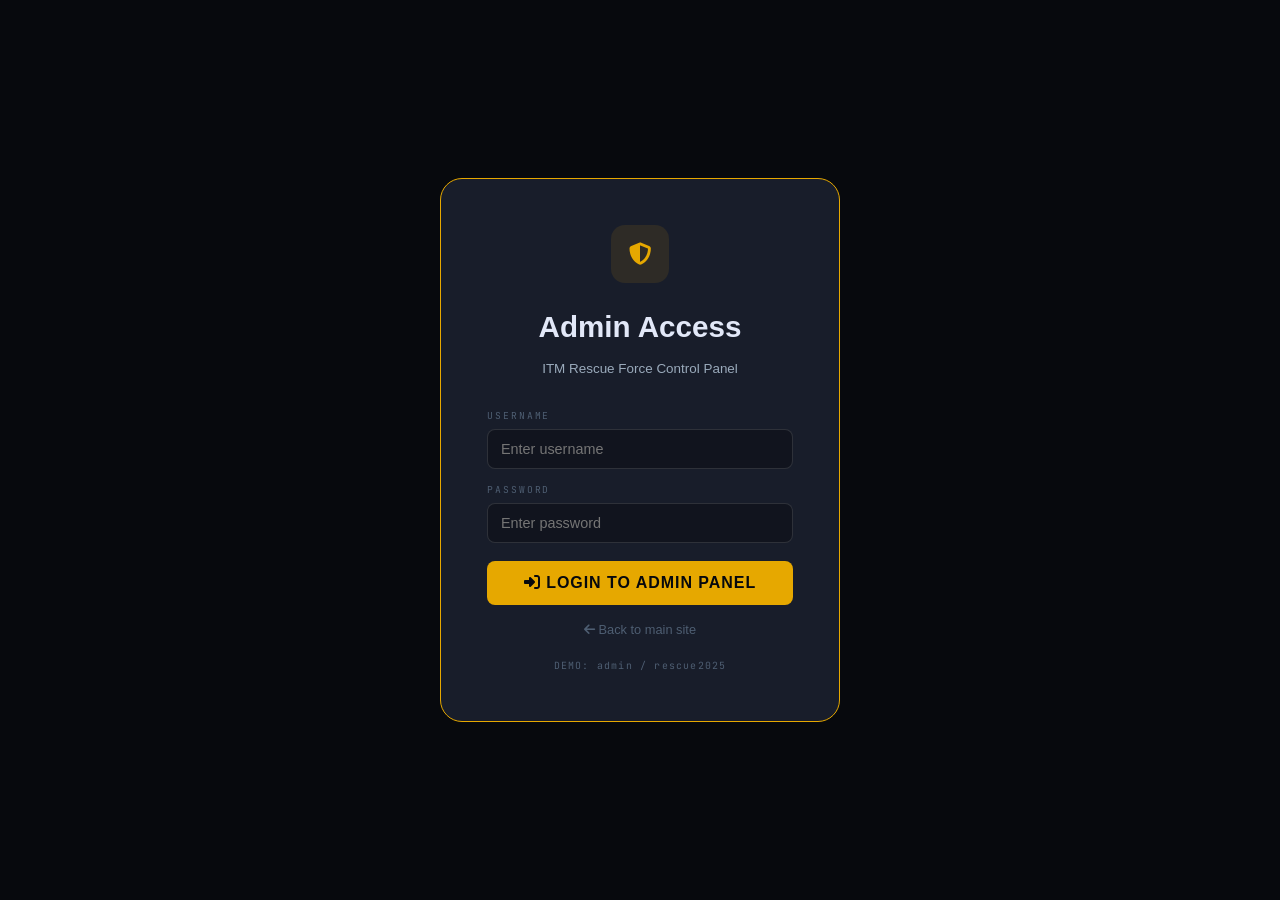
<file: rescue_force/admin.html>
<!DOCTYPE html>
<html lang="en" data-theme="dark">
<head>
  <meta charset="UTF-8"/>
  <meta name="viewport" content="width=device-width, initial-scale=1.0"/>
  <title>Admin Panel — ITM Rescue Force</title>
  <link rel="preconnect" href="https://fonts.googleapis.com"/>
  <link rel="preconnect" href="https://fonts.gstatic.com" crossorigin/>
  <link rel="stylesheet" href="https://cdnjs.cloudflare.com/ajax/libs/font-awesome/6.5.0/css/all.min.css"/>
  <link rel="stylesheet" href="style.css"/>
</head>
<body>

<!-- ══ LOGIN ═══════════════════════════════════════════════ -->
<div id="loginOverlay" style="position:fixed;inset:0;z-index:9999;background:var(--bg);display:flex;align-items:center;justify-content:center;padding:20px;">
  <div style="background:var(--surface);border:1px solid var(--amber);border-radius:var(--r-xl);padding:46px;width:100%;max-width:400px;text-align:center;">
    <div style="width:58px;height:58px;background:rgba(230,168,0,.1);border-radius:var(--r-lg);display:flex;align-items:center;justify-content:center;font-size:1.4rem;color:var(--amber);margin:0 auto 20px;">
      <i class="fa-solid fa-shield-halved"></i>
    </div>
    <h2 style="font-family:var(--f-display);font-size:1.85rem;color:var(--text);margin-bottom:6px;">Admin Access</h2>
    <p style="color:var(--text-2);font-size:.84rem;margin-bottom:28px;">ITM Rescue Force Control Panel</p>
    <div style="display:flex;flex-direction:column;gap:13px;text-align:left;">
      <div>
        <label style="font-family:var(--f-mono);font-size:.6rem;letter-spacing:.2em;text-transform:uppercase;color:var(--text-3);display:block;margin-bottom:5px;">Username</label>
        <input id="adminUser" type="text" placeholder="Enter username" onkeydown="if(event.key==='Enter')adminLogin()"
          style="width:100%;background:var(--input-bg);border:1.5px solid var(--border-md);border-radius:var(--r-md);padding:11px 13px;color:var(--text);font-family:var(--f-body);font-size:.9rem;outline:none;transition:border-color .2s;"
          onfocus="this.style.borderColor='var(--amber)'" onblur="this.style.borderColor='var(--border-md)'"/>
      </div>
      <div>
        <label style="font-family:var(--f-mono);font-size:.6rem;letter-spacing:.2em;text-transform:uppercase;color:var(--text-3);display:block;margin-bottom:5px;">Password</label>
        <input id="adminPass" type="password" placeholder="Enter password" onkeydown="if(event.key==='Enter')adminLogin()"
          style="width:100%;background:var(--input-bg);border:1.5px solid var(--border-md);border-radius:var(--r-md);padding:11px 13px;color:var(--text);font-family:var(--f-body);font-size:.9rem;outline:none;transition:border-color .2s;"
          onfocus="this.style.borderColor='var(--amber)'" onblur="this.style.borderColor='var(--border-md)'"/>
      </div>
    </div>
    <div id="loginErr" style="color:var(--red);font-family:var(--f-mono);font-size:.72rem;margin-top:10px;display:none;">
      <i class="fa-solid fa-circle-exclamation"></i> Invalid credentials — try: admin / rescue2025
    </div>
    <button onclick="adminLogin()" style="width:100%;margin-top:18px;padding:13px;border:none;background:var(--amber);color:var(--bg);font-family:var(--f-display);font-size:1rem;font-weight:700;letter-spacing:.06em;text-transform:uppercase;border-radius:var(--r-md);cursor:pointer;transition:background .2s;" onmouseover="this.style.background='var(--amber-dim)'" onmouseout="this.style.background='var(--amber)'">
      <i class="fa-solid fa-right-to-bracket"></i> Login to Admin Panel
    </button>
    <a href="index.html" style="display:block;margin-top:14px;color:var(--text-3);font-size:.8rem;transition:color .2s;" onmouseover="this.style.color='var(--text)'" onmouseout="this.style.color='var(--text-3)'">
      <i class="fa-solid fa-arrow-left"></i> Back to main site
    </a>
    <p style="color:var(--text-3);font-family:var(--f-mono);font-size:.62rem;margin-top:18px;letter-spacing:.12em;">DEMO: admin / rescue2025</p>
  </div>
</div>

<!-- ══ ADMIN CONTENT ════════════════════════════════════════ -->
<div id="adminContent" style="display:none">

<!-- Header -->
<header class="admin-hdr">
  <div style="display:flex;align-items:center;gap:12px;">
    <div class="nav-crest" style="width:32px;height:32px;background:var(--amber);box-shadow:none;font-size:.85rem;border-radius:var(--r-md);display:flex;align-items:center;justify-content:center;color:var(--bg);">
      <i class="fa-solid fa-shield-halved"></i>
    </div>
    <span class="nav-wordmark" style="font-size:1.15rem;">ITM<span style="color:var(--amber)">RESCUE</span>FORCE</span>
    <span class="admin-badge">Control Panel</span>
  </div>
  <div style="display:flex;align-items:center;gap:12px;">
    <div style="font-family:var(--f-mono);font-size:.68rem;color:var(--text-3);" id="adminClock"></div>
    <button class="icon-btn" id="adminTheme" aria-label="Toggle theme">
      <i class="fa-solid fa-sun"  id="aIconSun"></i>
      <i class="fa-solid fa-moon" id="aIconMoon" style="display:none"></i>
    </button>
    <a href="index.html" style="color:var(--text-3);font-size:.8rem;display:flex;align-items:center;gap:5px;transition:color .2s;" onmouseover="this.style.color='var(--text)'" onmouseout="this.style.color='var(--text-3)'">
      <i class="fa-solid fa-arrow-left"></i> Main Site
    </a>
    <button onclick="adminLogout()" style="background:var(--red);color:#fff;border:none;padding:8px 14px;border-radius:var(--r-md);cursor:pointer;font-size:.78rem;font-weight:700;display:flex;align-items:center;gap:6px;font-family:var(--f-body);">
      <i class="fa-solid fa-right-from-bracket"></i> Logout
    </button>
  </div>
</header>

<div class="admin-layout">

  <!-- Sidebar -->
  <aside class="admin-sidebar">
    <div class="a-ns">Operations</div>
    <div class="a-ni active" onclick="showPanel('vehicles')"><i class="fa-solid fa-truck-medical"></i> Vehicle Dispatch</div>
    <div class="a-ni" onclick="showPanel('drone')"><i class="fa-solid fa-helicopter"></i> Drone Control</div>
    <div class="a-ni" onclick="showPanel('mission')"><i class="fa-solid fa-clipboard-list"></i> Mission Log</div>
    <div class="a-ni" onclick="showPanel('reports')"><i class="fa-solid fa-inbox"></i> Emergency Reports</div>
    <div class="a-ns">Management</div>
    <div class="a-ni" onclick="showPanel('team')"><i class="fa-solid fa-users"></i> Team Status</div>
    <div class="a-ni" onclick="showPanel('resources')"><i class="fa-solid fa-boxes-stacked"></i> Resources</div>
    <div class="a-ns">Intelligence</div>
    <div class="a-ni" onclick="showPanel('ai')"><i class="fa-solid fa-brain"></i> AI Coordination</div>
    <div class="a-ni" onclick="showPanel('analytics')"><i class="fa-solid fa-chart-bar"></i> Analytics</div>
  </aside>

  <!-- Main -->
  <main class="admin-main">

    <!-- Vehicle Dispatch -->
    <div class="admin-panel active" id="panel-vehicles">
      <div class="a-title">Vehicle Dispatch Control</div>
      <p class="a-sub">Deploy AI-coordinated rescue vehicles to active emergency zones.</p>
      <div class="alert-info"><i class="fa-solid fa-circle-info"></i> Demo Mode — No real vehicles are dispatched. This demonstrates the ITM Rescue Force command system.</div>
      <div class="v-grid">
        <div class="v-card">
          <div class="v-ico vi-red"><i class="fa-solid fa-truck-medical"></i></div>
          <div class="v-name">AI Ambulance Unit</div>
          <p class="v-desc">Smart ambulance with AI navigation, real-time hospital coordination, and optimized routing for fastest medical response.</p>
          <ul class="v-feats">
            <li><i class="fa-solid fa-check"></i> Smart GPS route optimization</li>
            <li><i class="fa-solid fa-check"></i> Hospital pre-alert system</li>
            <li><i class="fa-solid fa-check"></i> Onboard medical AI support</li>
            <li><i class="fa-solid fa-check"></i> Patient vitals monitoring</li>
          </ul>
          <div class="disp-st sr" id="st-ambulance"><i class="fa-solid fa-circle fa-xs"></i> DISPATCHED — En route to Dhaka Medical</div>
          <button class="launch-btn lb-r" id="btn-ambulance" onclick="launchVehicle('ambulance')"><i class="fa-solid fa-truck-medical"></i> Launch Ambulance</button>
        </div>
        <div class="v-card">
          <div class="v-ico vi-red"><i class="fa-solid fa-fire-extinguisher"></i></div>
          <div class="v-name">AI Fire Rescue Unit</div>
          <p class="v-desc">Advanced fire truck with AI resource management, drone-assisted fire mapping, and smart foam/water deployment systems.</p>
          <ul class="v-feats">
            <li><i class="fa-solid fa-check"></i> AI water and foam optimization</li>
            <li><i class="fa-solid fa-check"></i> Drone-integrated fire mapping</li>
            <li><i class="fa-solid fa-check"></i> Thermal imaging integration</li>
            <li><i class="fa-solid fa-check"></i> Hazmat detection sensors</li>
          </ul>
          <div class="disp-st sr" id="st-fire"><i class="fa-solid fa-circle fa-xs"></i> DISPATCHED — Fire unit en route</div>
          <button class="launch-btn lb-r" id="btn-fire" onclick="launchVehicle('fire')"><i class="fa-solid fa-fire-extinguisher"></i> Launch Fire Unit</button>
        </div>
        <div class="v-card">
          <div class="v-ico vi-amber"><i class="fa-solid fa-helicopter"></i></div>
          <div class="v-name">Rescue Helicopter</div>
          <p class="v-desc">Air rescue unit for remote or elevated disaster zones. Equipped with hoist system, medical crew and thermal survivor detection.</p>
          <ul class="v-feats">
            <li><i class="fa-solid fa-check"></i> Remote area access capability</li>
            <li><i class="fa-solid fa-check"></i> Aerial hoist rescue system</li>
            <li><i class="fa-solid fa-check"></i> Thermal survivor detection</li>
            <li><i class="fa-solid fa-check"></i> Live command video link</li>
          </ul>
          <div class="disp-st sa" id="st-helicopter"><i class="fa-solid fa-circle fa-xs"></i> DISPATCHED — Helicopter airborne</div>
          <button class="launch-btn lb-a" id="btn-helicopter" onclick="launchVehicle('helicopter')"><i class="fa-solid fa-helicopter"></i> Launch Helicopter</button>
        </div>
        <div class="v-card">
          <div class="v-ico vi-blue"><i class="fa-solid fa-sailboat"></i></div>
          <div class="v-name">Flood Rescue Boat</div>
          <p class="v-desc">High-speed rescue boat for flood and river emergencies. 20-person rescue capacity with sonar depth scanner and emergency supplies.</p>
          <ul class="v-feats">
            <li><i class="fa-solid fa-check"></i> High-speed flood navigation</li>
            <li><i class="fa-solid fa-check"></i> 20-person rescue capacity</li>
            <li><i class="fa-solid fa-check"></i> Sonar depth scanner</li>
            <li><i class="fa-solid fa-check"></i> Emergency supply storage</li>
          </ul>
          <div class="disp-st sb" id="st-boat"><i class="fa-solid fa-circle fa-xs"></i> DISPATCHED — Boat en route to flood zone</div>
          <button class="launch-btn lb-b" id="btn-boat" onclick="launchVehicle('boat')"><i class="fa-solid fa-sailboat"></i> Launch Rescue Boat</button>
        </div>
      </div>
      <div class="mission-log-box">
        <h3><i class="fa-solid fa-list-check"></i> Dispatch Log</h3>
        <div id="dispatchLog">
          <div class="log-row"><div class="log-dot ld-g"></div><span class="log-time">System</span><span class="log-txt">All vehicles standing by. Command system initialized.</span></div>
        </div>
      </div>
    </div>

    <!-- Drone Control -->
    <div class="admin-panel" id="panel-drone">
      <div class="a-title">Drone Command Center</div>
      <p class="a-sub">Deploy surveillance and rescue UAVs to active mission zones.</p>
      <div class="v-grid">
        <div class="v-card">
          <div class="v-ico vi-blue"><i class="fa-solid fa-eye"></i></div>
          <div class="v-name">Surveillance Drone Alpha</div>
          <p class="v-desc">High-altitude 4K surveillance drone with 12km range for real-time disaster zone monitoring and aerial coordination.</p>
          <ul class="v-feats">
            <li><i class="fa-solid fa-check"></i> 4K live video stream</li>
            <li><i class="fa-solid fa-check"></i> 12km operational range</li>
            <li><i class="fa-solid fa-check"></i> Night vision capability</li>
            <li><i class="fa-solid fa-check"></i> 45-min flight endurance</li>
          </ul>
          <div class="disp-st sb" id="st-alpha"><i class="fa-solid fa-circle fa-xs"></i> AIRBORNE — Streaming live from Zone 3</div>
          <button class="launch-btn lb-b" id="btn-alpha" onclick="launchDrone('alpha')"><i class="fa-solid fa-helicopter"></i> Launch Drone Alpha</button>
        </div>
        <div class="v-card">
          <div class="v-ico vi-amber"><i class="fa-solid fa-temperature-half"></i></div>
          <div class="v-name">Thermal Search Drone Beta</div>
          <p class="v-desc">Specialized thermal imaging drone to locate trapped survivors through smoke, debris, and complete darkness.</p>
          <ul class="v-feats">
            <li><i class="fa-solid fa-check"></i> Thermal infrared camera</li>
            <li><i class="fa-solid fa-check"></i> Through-smoke detection</li>
            <li><i class="fa-solid fa-check"></i> GPS survivor pinpointing</li>
            <li><i class="fa-solid fa-check"></i> Audio alert speaker</li>
          </ul>
          <div class="disp-st sa" id="st-beta"><i class="fa-solid fa-circle fa-xs"></i> AIRBORNE — Thermal scan active</div>
          <button class="launch-btn lb-a" id="btn-beta" onclick="launchDrone('beta')"><i class="fa-solid fa-temperature-half"></i> Launch Thermal Drone</button>
        </div>
        <div class="v-card">
          <div class="v-ico vi-green"><i class="fa-solid fa-box-open"></i></div>
          <div class="v-name">Supply Drone Gamma</div>
          <p class="v-desc">Heavy-lift delivery drone for emergency supplies to inaccessible locations — 5kg payload with precision GPS drop.</p>
          <ul class="v-feats">
            <li><i class="fa-solid fa-check"></i> 5kg payload capacity</li>
            <li><i class="fa-solid fa-check"></i> Precision GPS delivery</li>
            <li><i class="fa-solid fa-check"></i> Auto-return safety mode</li>
            <li><i class="fa-solid fa-check"></i> Weather-resistant design</li>
          </ul>
          <div class="disp-st sg" id="st-gamma"><i class="fa-solid fa-circle fa-xs"></i> AIRBORNE — Supply drop in progress</div>
          <button class="launch-btn lb-g" id="btn-gamma" onclick="launchDrone('gamma')"><i class="fa-solid fa-box-open"></i> Launch Supply Drone</button>
        </div>
      </div>
      <div class="feed-box">
        <div class="feed-hdr">
          <span><i class="fa-solid fa-satellite-dish"></i> Drone Live Feed — Zone 3 (Dhaka North)</span>
          <span class="feed-sig" id="feedSig"><i class="fa-solid fa-circle fa-xs"></i> No Signal</span>
        </div>
        <div class="feed-body" id="feedBody">
          <i class="fa-solid fa-camera"></i>
          <span>Launch a drone to activate live feed</span>
        </div>
      </div>
    </div>

    <!-- Mission Log -->
    <div class="admin-panel" id="panel-mission">
      <div class="a-title">Mission Log</div>
      <p class="a-sub">Complete operational history of all rescue missions.</p>
      <div style="display:flex;gap:10px;margin-bottom:20px;flex-wrap:wrap;">
        <button onclick="filterMissions('all')" class="launch-btn lb-b" style="width:auto;padding:9px 18px;font-size:.85rem;"><i class="fa-solid fa-list"></i> All</button>
        <button onclick="filterMissions('active')" class="launch-btn lb-r" style="width:auto;padding:9px 18px;font-size:.85rem;"><i class="fa-solid fa-circle-dot"></i> Active</button>
        <button onclick="filterMissions('completed')" class="launch-btn lb-g" style="width:auto;padding:9px 18px;font-size:.85rem;"><i class="fa-solid fa-check"></i> Completed</button>
      </div>
      <div class="tracker-wrap">
        <table class="t-table">
          <thead><tr><th>Mission ID</th><th>Type</th><th>Location</th><th>Team</th><th>Started</th><th>Status</th></tr></thead>
          <tbody id="missionBody"></tbody>
        </table>
      </div>
    </div>

    <!-- Emergency Reports -->
    <div class="admin-panel" id="panel-reports">
      <div class="a-title">Emergency Reports</div>
      <p class="a-sub">All incidents submitted through the public emergency form.</p>
      <div class="tracker-wrap">
        <div style="display:flex;justify-content:space-between;align-items:center;margin-bottom:14px;">
          <span style="color:var(--text-2);font-size:.84rem;" id="reportCount">Loading...</span>
          <button onclick="clearReports()" style="background:none;border:1px solid var(--red);color:var(--red);padding:6px 13px;border-radius:var(--r-md);cursor:pointer;font-size:.78rem;display:flex;align-items:center;gap:6px;font-family:var(--f-body);">
            <i class="fa-solid fa-trash"></i> Clear All
          </button>
        </div>
        <div id="reportsContainer"></div>
      </div>
    </div>

    <!-- Team Status -->
    <div class="admin-panel" id="panel-team">
      <div class="a-title">Team Status Management</div>
      <p class="a-sub">View and update field team member status in real time.</p>
      <div class="tracker-wrap">
        <table class="t-table">
          <thead><tr><th>Name</th><th>Role</th><th>District</th><th>Contact</th><th>Status</th><th>Update</th></tr></thead>
          <tbody id="teamBody"></tbody>
        </table>
      </div>
    </div>

    <!-- Resources -->
    <div class="admin-panel" id="panel-resources">
      <div class="a-title">Resource Inventory</div>
      <p class="a-sub">Track all equipment, vehicles, and emergency supplies across all units.</p>
      <div class="res-grid" id="resourceGrid"></div>
    </div>

    <!-- AI Coordination -->
    <div class="admin-panel" id="panel-ai">
      <div class="a-title">AI Smart Coordination</div>
      <p class="a-sub">AI-powered mission intelligence and decision support — fully offline, no internet required.</p>
      <div class="ai-quad">
        <div class="ai-card">
          <div class="ai-card-ico"><i class="fa-solid fa-route"></i></div>
          <h4>Route Optimizer</h4>
          <p>AI calculates the fastest, safest routes to all active emergency zones, avoiding traffic and road hazards.</p>
          <div class="ai-result" id="res-route"></div>
          <button class="launch-btn lb-b" style="font-size:.85rem;padding:9px;" onclick="runAI('route')"><i class="fa-solid fa-play"></i> Run Route Analysis</button>
        </div>
        <div class="ai-card">
          <div class="ai-card-ico"><i class="fa-solid fa-water"></i></div>
          <h4>Flood Risk Predictor</h4>
          <p>Analyzes weather patterns, river levels, and topographic data to predict high-risk zones in the next 24 hours.</p>
          <div class="ai-result ay" id="res-flood"></div>
          <button class="launch-btn lb-a" style="font-size:.85rem;padding:9px;" onclick="runAI('flood')"><i class="fa-solid fa-play"></i> Run Flood Prediction</button>
        </div>
        <div class="ai-card">
          <div class="ai-card-ico"><i class="fa-solid fa-boxes-stacked"></i></div>
          <h4>Resource Recommender</h4>
          <p>AI suggests optimal tools and supplies for each active mission based on emergency type and team composition.</p>
          <div class="ai-result ab" id="res-resource"></div>
          <button class="launch-btn lb-b" style="font-size:.85rem;padding:9px;" onclick="runAI('resource')"><i class="fa-solid fa-play"></i> Get Recommendations</button>
        </div>
        <div class="ai-card">
          <div class="ai-card-ico"><i class="fa-solid fa-hospital"></i></div>
          <h4>Hospital Coordinator</h4>
          <p>Checks nearest hospitals and bed availability, sends automatic pre-alerts to prepare for incoming patients.</p>
          <div class="ai-result" id="res-hospital"></div>
          <button class="launch-btn lb-r" style="font-size:.85rem;padding:9px;" onclick="runAI('hospital')"><i class="fa-solid fa-play"></i> Coordinate Hospitals</button>
        </div>
      </div>
      <!-- AI Advisor Chat -->
      <div class="adv-wrap">
        <div style="padding:16px 20px;background:var(--surface);border-bottom:1px solid var(--border);display:flex;align-items:center;gap:12px;">
          <div class="v-ico vi-amber" style="margin:0;width:38px;height:38px;font-size:.9rem;flex-shrink:0;"><i class="fa-solid fa-brain"></i></div>
          <div>
            <div style="font-weight:700;color:var(--text);font-size:.88rem;">AI Mission Advisor</div>
            <div style="font-family:var(--f-mono);font-size:.6rem;letter-spacing:.14em;text-transform:uppercase;color:var(--text-3);">Offline Intelligence — No API Required</div>
          </div>
        </div>
        <div class="adv-body" id="advisorBody"></div>
        <div class="adv-inp">
          <input id="advisorInput" type="text" placeholder="Ask for mission strategy, resource allocation, deployment advice..." onkeydown="if(event.key==='Enter')sendAdvisor()"/>
          <button onclick="sendAdvisor()"><i class="fa-solid fa-paper-plane"></i> Send</button>
        </div>
      </div>
    </div>

    <!-- Analytics -->
    <div class="admin-panel" id="panel-analytics">
      <div class="a-title">Mission Analytics</div>
      <p class="a-sub">Performance metrics and operational statistics for ITM Rescue Force Bangladesh.</p>
      <div class="stat-row" style="margin-bottom:24px;">
        <div class="d-stat ds-r"><div class="d-ico"><i class="fa-solid fa-flag"></i></div><span class="d-num">142</span><span class="d-lbl">Total Missions</span></div>
        <div class="d-stat ds-g"><div class="d-ico"><i class="fa-solid fa-circle-check"></i></div><span class="d-num">98%</span><span class="d-lbl">Success Rate</span></div>
        <div class="d-stat ds-a"><div class="d-ico"><i class="fa-solid fa-clock"></i></div><span class="d-num">7.2</span><span class="d-lbl">Avg Response Min</span></div>
        <div class="d-stat ds-b"><div class="d-ico"><i class="fa-solid fa-people-group"></i></div><span class="d-num">1,247</span><span class="d-lbl">Lives Protected</span></div>
      </div>
      <div style="display:grid;grid-template-columns:1fr 1fr;gap:18px;">
        <div class="v-card">
          <div class="v-name" style="margin-bottom:14px;font-size:1.1rem;">Mission Type Breakdown</div>
          <div class="prog-list">
            <div><div class="prog-hdr"><span>Flood Response</span><span>38%</span></div><div class="prog-track"><div class="prog-fill" style="width:38%;background:var(--sapphire)"></div></div></div>
            <div><div class="prog-hdr"><span>Fire Rescue</span><span>24%</span></div><div class="prog-track"><div class="prog-fill" style="width:24%;background:var(--red)"></div></div></div>
            <div><div class="prog-hdr"><span>Road Accident</span><span>21%</span></div><div class="prog-track"><div class="prog-fill" style="width:21%;background:var(--amber)"></div></div></div>
            <div><div class="prog-hdr"><span>Health Emergency</span><span>17%</span></div><div class="prog-track"><div class="prog-fill" style="width:17%;background:var(--emerald)"></div></div></div>
          </div>
        </div>
        <div class="v-card">
          <div class="v-name" style="margin-bottom:4px;font-size:1.1rem;">Monthly Mission Count</div>
          <div class="bar-chart" id="barChart"></div>
          <div class="bar-lbls"><span>Nov</span><span>Dec</span><span>Jan</span><span>Feb</span><span>Mar</span><span>Apr</span><span>May</span></div>
        </div>
      </div>
    </div>

  </main>
</div><!-- end admin-layout -->
</div><!-- end adminContent -->

<script src="rescuegpt-engine.js"></script>
<script src="admin.js"></script>
</body>
</html>
</file>
<file: rescue_force/style.css>
/* ══════════════════════════════════════════════════════════
   ITM RESCUE FORCE — style.css v4.1
   Fonts: Arial / Calibri (system fonts — no download needed)
   ══════════════════════════════════════════════════════════ */

@import url('https://fonts.googleapis.com/css2?family=JetBrains+Mono:wght@300;400;500;700&display=swap');

/* ── DESIGN TOKENS ──────────────────────────────────────── */
:root {
  /* Brand */
  --red:         #D9000D;
  --red-dim:     #A80009;
  --red-faint:   rgba(217,0,13,.08);
  --red-glow:    rgba(217,0,13,.22);
  --red-pulse:   rgba(217,0,13,.45);
  --amber:       #E6A800;
  --amber-dim:   #C48F00;
  --amber-faint: rgba(230,168,0,.09);
  --sapphire:    #1C6EF2;
  --sapphire-lt: #4D94FF;
  --emerald:     #00A854;
  --emerald-lt:  #00CC66;

  /* Layout */
  --r:         4px;
  --r-md:      8px;
  --r-lg:      14px;
  --r-xl:      22px;
  --max-w:     1360px;

  /* Typography — system fonts, no internet needed */
  --f-display: 'Arial', 'Calibri', 'Helvetica Neue', sans-serif;
  --f-body:    'Calibri', 'Arial', 'Helvetica Neue', sans-serif;
  --f-mono:    'JetBrains Mono', 'Courier New', monospace;

  /* Easing */
  --ease-out:  cubic-bezier(.22,1,.36,1);
  --ease-in:   cubic-bezier(.64,0,.78,0);
  --ease-io:   cubic-bezier(.37,0,.63,1);
}

/* ── DARK THEME (default) ────────────────────────────────── */
[data-theme="dark"] {
  --bg:        #07090D;
  --bg2:       #0C0F17;
  --bg3:       #111621;
  --surface:   #181D2A;
  --surface2:  #1E2536;
  --border:    rgba(255,255,255,.065);
  --border-md: rgba(255,255,255,.12);
  --border-hi: rgba(255,255,255,.22);
  --text:      #E2E8F8;
  --text-2:    #9AAABB;
  --text-3:    #4E5E72;
  --text-inv:  #07090D;
  --nav-bg:    rgba(7,9,13,.88);
  --input-bg:  rgba(0,0,0,.28);
  --overlay:   rgba(0,0,0,.75);
  --noise:     url("data:image/svg+xml,%3Csvg viewBox='0 0 256 256' xmlns='http://www.w3.org/2000/svg'%3E%3Cfilter id='noise'%3E%3CfeTurbulence type='fractalNoise' baseFrequency='0.9' numOctaves='4' stitchTiles='stitch'/%3E%3C/filter%3E%3Crect width='100%25' height='100%25' filter='url(%23noise)' opacity='0.04'/%3E%3C/svg%3E");
  color-scheme: dark;
}

/* ── LIGHT THEME ─────────────────────────────────────────── */
[data-theme="light"] {
  --bg:        #F2F4FA;
  --bg2:       #E8EBF5;
  --bg3:       #DDE1EF;
  --surface:   #FFFFFF;
  --surface2:  #F6F8FF;
  --border:    rgba(0,0,0,.07);
  --border-md: rgba(0,0,0,.13);
  --border-hi: rgba(0,0,0,.22);
  --text:      #0F1622;
  --text-2:    #4E5E72;
  --text-3:    #9AAABB;
  --text-inv:  #FFFFFF;
  --nav-bg:    rgba(242,244,250,.9);
  --input-bg:  rgba(0,0,0,.04);
  --overlay:   rgba(15,22,34,.68);
  --noise:     url("data:image/svg+xml,%3Csvg viewBox='0 0 256 256' xmlns='http://www.w3.org/2000/svg'%3E%3Cfilter id='noise'%3E%3CfeTurbulence type='fractalNoise' baseFrequency='0.9' numOctaves='4' stitchTiles='stitch'/%3E%3C/filter%3E%3Crect width='100%25' height='100%25' filter='url(%23noise)' opacity='0.025'/%3E%3C/svg%3E");
  --red-faint: rgba(217,0,13,.06);
  --red-glow:  rgba(217,0,13,.12);
  color-scheme: light;
}

/* ── RESET & BASE ────────────────────────────────────────── */
*, *::before, *::after { box-sizing: border-box; margin: 0; padding: 0; }
html { scroll-behavior: smooth; scroll-padding-top: 72px; font-size: 16px; }
body {
  background: var(--bg); color: var(--text);
  font-family: var(--f-body); line-height: 1.65; overflow-x: hidden;
  transition: background .3s, color .3s;
}
a { color: inherit; text-decoration: none; }
button { font-family: var(--f-body); }
img, svg { display: block; max-width: 100%; }

/* Custom scrollbar */
::-webkit-scrollbar { width: 4px; }
::-webkit-scrollbar-track { background: var(--bg2); }
::-webkit-scrollbar-thumb { background: var(--red); border-radius: 2px; }

/* ── TYPOGRAPHY SCALE ────────────────────────────────────── */
.t-display {
  font-family: var(--f-display);
  font-weight: 800; letter-spacing: 0; line-height: 1;
}
.t-heading {
  font-family: var(--f-display);
  font-weight: 700; letter-spacing: -.015em; line-height: 1.05;
}
.t-label {
  font-family: var(--f-mono);
  font-size: .65rem; letter-spacing: .22em; text-transform: uppercase; font-weight: 500;
}
.t-body { font-family: var(--f-body); }
.t-muted { color: var(--text-2); }
.t-faint  { color: var(--text-3); }
.t-red    { color: var(--red); }
.t-amber  { color: var(--amber); }

/* ── LAYOUT ──────────────────────────────────────────────── */
.container { max-width: var(--max-w); margin: 0 auto; padding: 0 40px; }
.section { padding: 100px 0; }
.section-alt { background: var(--bg2); }
.section-dark { background: var(--bg3); }

/* ── SECTION HEADERS ─────────────────────────────────────── */
.s-tag {
  display: inline-flex; align-items: center; gap: 10px;
  font-family: var(--f-mono); font-size: .65rem; letter-spacing: .22em;
  text-transform: uppercase; color: var(--red); margin-bottom: 14px;
}
.s-tag::before {
  content: ''; display: block; width: 20px; height: 1.5px; background: var(--red);
}
.s-tag.lt { color: rgba(255,255,255,.65); }
.s-tag.lt::before { background: rgba(255,255,255,.65); }
.s-title {
  font-family: var(--f-display); font-weight: 800;
  font-size: clamp(2rem, 4vw, 3.2rem);
  letter-spacing: -.01em; line-height: 1.05; color: var(--text);
}
.s-title.lt { color: #fff; }
.s-body {
  margin-top: 16px; color: var(--text-2);
  max-width: 500px; font-size: 1rem; line-height: 1.75;
}
.s-body.lt { color: rgba(255,255,255,.72); }
.s-head { margin-bottom: 56px; }

/* ── NAVBAR ──────────────────────────────────────────────── */
.navbar {
  position: fixed; top: 0; left: 0; right: 0; z-index: 900;
  background: var(--nav-bg);
  backdrop-filter: blur(20px) saturate(180%);
  -webkit-backdrop-filter: blur(20px) saturate(180%);
  border-bottom: 1px solid var(--border);
  transition: border-color .4s, box-shadow .4s, background .3s;
}
.navbar.at-top { background: transparent; border-bottom-color: transparent; }
.navbar.scrolled {
  border-bottom-color: rgba(217,0,13,.35);
  box-shadow: 0 0 40px rgba(217,0,13,.08), 0 1px 0 rgba(217,0,13,.2);
}
.nav-wrap {
  max-width: var(--max-w); margin: 0 auto; padding: 0 40px;
  height: 68px; display: flex; align-items: center; justify-content: space-between; gap: 20px;
}
.nav-brand { display: flex; align-items: center; gap: 12px; }
.nav-crest {
  width: 36px; height: 36px; border-radius: var(--r-md);
  background: var(--red); display: flex; align-items: center; justify-content: center;
  color: #fff; font-size: .95rem; flex-shrink: 0;
  box-shadow: 0 0 14px var(--red-glow);
}
.nav-wordmark {
  font-family: var(--f-display); font-weight: 800;
  font-size: 1.2rem; letter-spacing: .04em; color: var(--text);
}
.nav-wordmark span { color: var(--red); }

.nav-links { list-style: none; display: flex; align-items: center; gap: 2px; }
.nav-links a {
  display: flex; align-items: center; gap: 6px;
  color: var(--text-2); font-size: .82rem; font-weight: 500;
  padding: 7px 13px; border-radius: var(--r); letter-spacing: .01em;
  transition: color .2s, background .2s;
}
.nav-links a:hover { color: var(--text); background: var(--border); }
.nav-links a i { font-size: .72rem; }
.nav-cta {
  background: var(--red) !important;
  color: #fff !important; font-weight: 700 !important;
  padding: 8px 17px !important;
  box-shadow: 0 0 18px var(--red-glow);
}
.nav-cta:hover { background: var(--red-dim) !important; box-shadow: 0 0 28px var(--red-pulse) !important; }
.nav-admin-link {
  border: 1.5px solid rgba(230,168,0,.4) !important;
  color: var(--amber) !important;
}
.nav-admin-link:hover { background: var(--amber-faint) !important; border-color: var(--amber) !important; }

.nav-actions { display: flex; align-items: center; gap: 8px; }
.icon-btn {
  width: 38px; height: 38px; border-radius: var(--r-md);
  border: 1.5px solid var(--border-md); background: var(--surface);
  color: var(--text-2); cursor: pointer; font-size: .88rem;
  display: flex; align-items: center; justify-content: center;
  transition: color .2s, border-color .2s, background .2s; flex-shrink: 0;
}
.icon-btn:hover { color: var(--text); border-color: var(--border-hi); }
.hamburger { display: none; }

/* Mobile nav */
.mobile-nav {
  display: none; position: fixed; inset: 0; z-index: 1100;
  background: var(--bg2); flex-direction: column; padding: 88px 36px 36px;
  gap: 2px; backdrop-filter: blur(12px);
}
.mobile-nav.open { display: flex; }
.mobile-close {
  position: absolute; top: 20px; right: 24px;
  background: none; border: none; color: var(--text); font-size: 1.15rem; cursor: pointer;
}
.mob-link {
  color: var(--text-2); font-size: 1.1rem; font-weight: 500;
  padding: 14px 0; border-bottom: 1px solid var(--border);
  display: flex; align-items: center; gap: 14px; transition: color .18s;
}
.mob-link i { color: var(--red); width: 18px; text-align: center; font-size: .9rem; }
.mob-link:hover, .mob-link.accent { color: var(--red); }

/* ── HERO ────────────────────────────────────────────────── */
.hero {
  min-height: 100vh; display: flex; align-items: center;
  position: relative; overflow: hidden;
  background: var(--bg); padding-top: 68px;
}

/* Animated grid */
.hero-grid {
  position: absolute; inset: 0; pointer-events: none;
  background-image:
    linear-gradient(var(--border) 1px, transparent 1px),
    linear-gradient(90deg, var(--border) 1px, transparent 1px);
  background-size: 64px 64px;
  mask-image: radial-gradient(ellipse 80% 80% at 50% 50%, black 40%, transparent 100%);
}
[data-theme="light"] .hero-grid { opacity: .5; }

/* Radial glow */
.hero-glow {
  position: absolute; top: -20%; right: -10%;
  width: 70vw; height: 70vw; max-width: 900px; max-height: 900px;
  border-radius: 50%;
  background: radial-gradient(circle, rgba(217,0,13,.14) 0%, rgba(217,0,13,.04) 40%, transparent 70%);
  pointer-events: none; animation: glowPulse 6s ease-in-out infinite;
}
@keyframes glowPulse {
  0%,100% { opacity: .7; transform: scale(1); }
  50%      { opacity: 1;  transform: scale(1.06); }
}

/* Scan line overlay */
.hero-scan {
  position: absolute; inset: 0; pointer-events: none;
  background: repeating-linear-gradient(
    0deg, transparent, transparent 2px,
    rgba(0,0,0,.018) 2px, rgba(0,0,0,.018) 4px
  );
}

.hero-inner {
  position: relative; z-index: 2;
  max-width: var(--max-w); margin: 0 auto; padding: 80px 40px;
  display: grid; grid-template-columns: 1fr 1fr; align-items: center; gap: 60px;
}

/* Left column */
.hero-eyebrow {
  display: inline-flex; align-items: center; gap: 10px;
  font-family: var(--f-mono); font-size: .65rem; letter-spacing: .22em;
  text-transform: uppercase; color: var(--red);
  border: 1px solid rgba(217,0,13,.35);
  background: rgba(217,0,13,.06);
  padding: 7px 14px; border-radius: var(--r); margin-bottom: 28px;
}
.hero-eyebrow i { font-size: .6rem; }

.hero-title {
  font-family: var(--f-display); font-weight: 800;
  font-size: clamp(3.2rem, 7.5vw, 7rem);
  line-height: 1.05; letter-spacing: -.01em; color: var(--text);
  margin-bottom: 30px;
}
.hero-title .break { display: block; }
.hero-title .accent { color: var(--red); }
.hero-title .outline {
  -webkit-text-stroke: 2px var(--text);
  color: transparent;
}
[data-theme="light"] .hero-title .outline { -webkit-text-stroke: 2px var(--text); }

.hero-sub {
  font-size: 1.05rem; color: var(--text-2);
  max-width: 440px; line-height: 1.8; margin-bottom: 38px;
}
.hero-sub strong { color: var(--text); }
.hero-sep { opacity: .3; margin: 0 8px; }

.hero-btns { display: flex; gap: 12px; flex-wrap: wrap; margin-bottom: 54px; }
.hero-stats { display: flex; align-items: center; gap: 24px; flex-wrap: wrap; }
.h-stat { display: flex; flex-direction: column; }
.h-num {
  font-family: var(--f-display); font-weight: 800;
  font-size: 2.4rem; letter-spacing: -.01em; color: var(--text); line-height: 1;
}
.h-lbl { font-family: var(--f-mono); font-size: .6rem; letter-spacing: .18em; text-transform: uppercase; color: var(--text-3); margin-top: 3px; }
.h-sep { width: 1px; height: 40px; background: var(--border-md); }

/* Right column — command card */
.hero-command {
  background: var(--surface);
  border: 1px solid var(--border-md);
  border-radius: var(--r-xl);
  padding: 28px;
  box-shadow: 0 32px 80px rgba(0,0,0,.3), inset 0 1px 0 var(--border-hi);
  position: relative; overflow: hidden;
}
[data-theme="light"] .hero-command { box-shadow: 0 24px 60px rgba(0,0,0,.1); }
.hero-command::before {
  content: ''; position: absolute; top: 0; left: 0; right: 0; height: 2px;
  background: linear-gradient(90deg, var(--red), var(--amber), var(--red));
  background-size: 200% 100%; animation: shimmer 3s linear infinite;
}
@keyframes shimmer { to { background-position: -200% 0; } }
.cmd-header {
  display: flex; align-items: center; justify-content: space-between;
  margin-bottom: 20px; padding-bottom: 16px;
  border-bottom: 1px solid var(--border);
}
.cmd-title {
  font-family: var(--f-mono); font-size: .68rem; letter-spacing: .18em;
  text-transform: uppercase; color: var(--text-2);
}
.cmd-live {
  display: flex; align-items: center; gap: 6px;
  font-family: var(--f-mono); font-size: .62rem; letter-spacing: .14em;
  text-transform: uppercase; color: var(--emerald);
}
.live-dot {
  width: 7px; height: 7px; border-radius: 50%; background: var(--emerald);
  animation: livePulse 1.4s ease-in-out infinite;
}
@keyframes livePulse { 0%,100%{opacity:1;transform:scale(1)} 50%{opacity:.5;transform:scale(1.3)} }
.cmd-stats { display: grid; grid-template-columns: 1fr 1fr; gap: 12px; margin-bottom: 20px; }
.cmd-stat {
  background: var(--bg2); border: 1px solid var(--border);
  border-radius: var(--r-md); padding: 16px; position: relative; overflow: hidden;
}
.cmd-stat::after {
  content: ''; position: absolute; top: 0; left: 0; right: 0; height: 2px;
}
.cst-red::after    { background: var(--red); }
.cst-amber::after  { background: var(--amber); }
.cst-green::after  { background: var(--emerald); }
.cst-blue::after   { background: var(--sapphire); }
.cmd-stat-n { font-family: var(--f-display); font-size: 2rem; font-weight: 800; letter-spacing: -.01em; color: var(--text); line-height: 1; }
.cmd-stat-l { font-family: var(--f-mono); font-size: .58rem; letter-spacing: .15em; text-transform: uppercase; color: var(--text-3); margin-top: 4px; }
.cmd-alerts { display: flex; flex-direction: column; gap: 8px; }
.cmd-alert {
  display: flex; align-items: center; gap: 10px;
  background: var(--bg3); border: 1px solid var(--border);
  border-radius: var(--r-md); padding: 10px 14px;
  font-size: .82rem; color: var(--text-2);
}
.cmd-alert i { font-size: .78rem; flex-shrink: 0; }
.al-red    { color: var(--red); }
.al-amber  { color: var(--amber); }
.al-green  { color: var(--emerald); }
.cmd-alert-badge {
  margin-left: auto; font-family: var(--f-mono); font-size: .58rem;
  letter-spacing: .14em; text-transform: uppercase;
  padding: 3px 8px; border-radius: 20px;
}
.badge-red   { background: var(--red-faint); color: var(--red); }
.badge-amber { background: var(--amber-faint); color: var(--amber); }
.badge-green { background: rgba(0,168,84,.08); color: var(--emerald); }

/* Scroll indicator */
.hero-scroll {
  position: absolute; bottom: 30px; left: 50%; transform: translateX(-50%);
  display: flex; flex-direction: column; align-items: center; gap: 9px;
  color: var(--text-3); font-family: var(--f-mono); font-size: .6rem; letter-spacing: .22em;
  text-transform: uppercase;
}
.scroll-track { width: 1px; height: 44px; background: linear-gradient(to bottom, var(--text-3), transparent); animation: scrollDown 2s ease-in-out infinite; }
@keyframes scrollDown { 0%,100%{opacity:.7;transform:scaleY(1)} 50%{opacity:.25;transform:scaleY(.6)} }

/* Animate in */
.a-in {
  opacity: 0; transform: translateY(20px);
  animation: fadeUp .7s var(--d,0s) var(--ease-out) forwards;
}
@keyframes fadeUp { to { opacity:1; transform:translateY(0); } }

/* ── TICKER ──────────────────────────────────────────────── */
.ticker {
  background: var(--red); height: 40px;
  display: flex; align-items: center; overflow: hidden;
  position: relative;
}
.ticker-badge {
  background: rgba(0,0,0,.25); color: #fff;
  font-family: var(--f-mono); font-size: .62rem; font-weight: 700;
  letter-spacing: .18em; text-transform: uppercase;
  padding: 0 18px; height: 100%;
  display: flex; align-items: center; gap: 8px; white-space: nowrap; flex-shrink: 0;
}
.ticker-badge i { font-size: .58rem; }
.ticker-divider { width: 1px; height: 20px; background: rgba(255,255,255,.25); flex-shrink: 0; }
.ticker-track { flex: 1; overflow: hidden; }
.ticker-reel {
  display: inline-block; white-space: nowrap; color: rgba(255,255,255,.92);
  font-family: var(--f-mono); font-size: .7rem; letter-spacing: .08em; font-weight: 500;
  animation: ticker 50s linear infinite; padding-left: 100%;
}
@keyframes ticker { to { transform: translateX(-50%); } }

/* ── BUTTONS ─────────────────────────────────────────────── */
.btn {
  display: inline-flex; align-items: center; gap: 8px;
  padding: 12px 24px; border-radius: var(--r-md);
  font-family: var(--f-body); font-size: .88rem; font-weight: 600;
  letter-spacing: .01em; cursor: pointer; border: 2px solid transparent;
  transition: all .2s var(--ease-out); text-decoration: none; white-space: nowrap;
}
.btn i { font-size: .8rem; }
.btn-primary {
  background: var(--red); color: #fff;
  box-shadow: 0 0 18px var(--red-glow);
}
.btn-primary:hover { background: var(--red-dim); box-shadow: 0 0 32px var(--red-pulse); transform: translateY(-2px); }
.btn-ghost { background: transparent; color: var(--text); border-color: var(--border-md); }
.btn-ghost:hover { border-color: var(--border-hi); background: var(--surface); }
.btn-amber { background: var(--amber); color: var(--text-inv); }
.btn-amber:hover { background: var(--amber-dim); }

.btn-submit {
  width: 100%; padding: 14px; border: none;
  background: var(--red); color: #fff;
  font-family: var(--f-display); font-size: 1rem; font-weight: 700;
  letter-spacing: .06em; text-transform: uppercase;
  border-radius: var(--r-md); cursor: pointer;
  box-shadow: 0 0 20px var(--red-glow);
  transition: all .2s;
  display: flex; align-items: center; justify-content: center; gap: 10px;
}
.btn-submit:hover { background: var(--red-dim); transform: translateY(-1px); box-shadow: 0 0 32px var(--red-pulse); }

/* ── ABOUT SECTION ───────────────────────────────────────── */
.about-grid { display: grid; grid-template-columns: repeat(3,1fr); gap: 16px; margin-bottom: 32px; }
.about-card {
  background: var(--surface); border: 1px solid var(--border);
  border-radius: var(--r-xl); padding: 32px;
  position: relative; overflow: hidden;
  transition: transform .3s var(--ease-out), box-shadow .3s;
}
.about-card::after {
  content: ''; position: absolute; top: 0; left: 0; right: 0; height: 2px;
  transform: scaleX(0); transform-origin: left;
  transition: transform .4s var(--ease-out);
}
.ac-red::after    { background: linear-gradient(90deg, var(--red), var(--amber)); }
.ac-amber::after  { background: linear-gradient(90deg, var(--amber), var(--sapphire)); }
.ac-blue::after   { background: linear-gradient(90deg, var(--sapphire), var(--emerald)); }
.about-card:hover::after { transform: scaleX(1); }
.about-card:hover { transform: translateY(-6px); box-shadow: 0 24px 56px rgba(0,0,0,.18); }
.card-ico {
  width: 48px; height: 48px; border-radius: var(--r-md);
  display: flex; align-items: center; justify-content: center; font-size: 1rem;
  margin-bottom: 18px;
}
.ico-red   { background: var(--red-faint); color: var(--red); }
.ico-amber { background: var(--amber-faint); color: var(--amber); }
.ico-blue  { background: rgba(28,110,242,.09); color: var(--sapphire); }
.about-card h3 {
  font-family: var(--f-display); font-weight: 700; font-size: 1.5rem;
  letter-spacing: 0; margin-bottom: 10px;
}
.about-card p { color: var(--text-2); font-size: .9rem; line-height: 1.75; }
.itm-tag {
  display: inline-flex; align-items: center; gap: 10px;
  border: 1.5px solid var(--amber); border-radius: 40px;
  padding: 12px 24px; color: var(--amber);
  font-family: var(--f-mono); font-size: .78rem; letter-spacing: .1em;
}
.itm-tag i { font-size: .7rem; }

/* ── THREE PILLARS ───────────────────────────────────────── */
.pillars {
  display: grid; grid-template-columns: repeat(3,1fr);
  border: 1px solid var(--border); border-radius: var(--r-xl);
  overflow: hidden; margin-bottom: 56px;
}
.pillar {
  padding: 40px 34px; background: var(--bg3);
  border-right: 1px solid var(--border); transition: background .25s;
}
.pillar:last-child { border-right: none; }
.pillar:hover { background: var(--surface); }
.pillar-center { border-top: 3px solid var(--red); }
.p-ico {
  width: 52px; height: 52px; border-radius: var(--r-md);
  display: flex; align-items: center; justify-content: center; font-size: 1.1rem;
  margin-bottom: 20px;
  background: var(--red-faint); color: var(--red);
}
.pillar-center .p-ico { background: var(--red); color: #fff; }
.p-title {
  font-family: var(--f-display); font-weight: 700; font-size: 1.4rem;
  letter-spacing: 0; color: var(--text); margin-bottom: 6px; line-height: 1;
}
.p-sub { font-size: .82rem; color: var(--text-3); margin-bottom: 20px; }
.p-list { list-style: none; display: flex; flex-direction: column; gap: 10px; }
.p-list li {
  color: var(--text-2); font-size: .87rem;
  display: flex; align-items: center; gap: 10px; line-height: 1.4;
}
.p-list li i { color: var(--red); font-size: .65rem; width: 14px; flex-shrink: 0; }

/* ── FLOW DIAGRAM ────────────────────────────────────────── */
.flow {
  display: flex; align-items: center; justify-content: center; gap: 10px; flex-wrap: wrap;
}
.flow-node {
  display: flex; flex-direction: column; align-items: center; gap: 10px;
  background: var(--surface); border: 1px solid var(--border);
  border-radius: var(--r-lg); padding: 22px 18px; min-width: 112px;
  transition: border-color .25s, transform .25s, box-shadow .25s;
}
.flow-node:hover {
  border-color: var(--red); transform: translateY(-5px);
  box-shadow: 0 12px 32px var(--red-glow);
}
.flow-ico {
  width: 44px; height: 44px; border-radius: var(--r-md);
  background: var(--red-faint); color: var(--red);
  display: flex; align-items: center; justify-content: center; font-size: .95rem;
}
.flow-lbl { font-size: .7rem; text-align: center; color: var(--text-2); font-weight: 600; line-height: 1.4; }
.flow-arr { color: var(--text-3); font-size: .85rem; }

/* ── TEAM ────────────────────────────────────────────────── */
.team-grid { display: grid; grid-template-columns: repeat(auto-fill,minmax(285px,1fr)); gap: 16px; }
.team-card {
  background: var(--surface); border: 1px solid var(--border);
  border-radius: var(--r-xl); padding: 28px 24px;
  display: flex; flex-direction: column;
  transition: all .3s var(--ease-out);
  position: relative; overflow: hidden;
}
.team-card::before {
  content: ''; position: absolute; inset: 0;
  background: linear-gradient(135deg, var(--red-faint), transparent);
  opacity: 0; transition: opacity .3s;
}
.team-card:hover { border-color: rgba(217,0,13,.35); transform: translateY(-5px); box-shadow: 0 20px 48px rgba(217,0,13,.1); }
.team-card:hover::before { opacity: 1; }
.t-avatar {
  width: 52px; height: 52px; border-radius: var(--r-md);
  background: var(--red-faint); color: var(--red);
  display: flex; align-items: center; justify-content: center;
  font-size: 1.1rem; margin-bottom: 14px; position: relative; z-index: 1;
}
.t-name {
  font-family: var(--f-display); font-weight: 700; font-size: 1.35rem;
  letter-spacing: 0; color: var(--text); margin-bottom: 3px; position: relative; z-index: 1;
}
.t-role {
  font-family: var(--f-mono); font-size: .62rem; letter-spacing: .18em;
  text-transform: uppercase; color: var(--red); margin-bottom: 12px; position: relative; z-index: 1;
}
.t-desc { color: var(--text-2); font-size: .86rem; line-height: 1.65; flex: 1; margin-bottom: 14px; position: relative; z-index: 1; }
.t-status {
  display: inline-flex; align-items: center; gap: 6px;
  font-size: .73rem; font-weight: 600; position: relative; z-index: 1;
}
.t-status i { font-size: .5rem; }
.st-online  { color: var(--emerald); }
.st-mission { color: var(--red); }
.st-standby { color: var(--amber); }


/* ── EMERGENCY FORM ──────────────────────────────────────── */
.report-shell { max-width: 760px; margin: 0 auto; }

/* Form card — solid white card on red section, always readable */
.form-wrap {
  background: #FFFFFF;
  border: none;
  border-radius: var(--r-xl);
  padding: 44px 48px;
  box-shadow: 0 32px 80px rgba(0,0,0,.28), 0 0 0 1px rgba(255,255,255,.15);
}
[data-theme="dark"] .form-wrap {
  background: #1C2130;
  box-shadow: 0 32px 80px rgba(0,0,0,.45), 0 0 0 1px rgba(255,255,255,.08);
}

/* Labels — dark on white card */
.f-group { display: flex; flex-direction: column; gap: 7px; margin-bottom: 22px; }
.f-label {
  font-size: .82rem; font-weight: 700;
  color: #1C2130;
  display: flex; align-items: center; gap: 7px;
  letter-spacing: .01em;
}
[data-theme="dark"] .f-label { color: var(--text); }
.f-label i { color: var(--red); font-size: .74rem; }
.f-opt { color: #8A9AAD; font-weight: 400; font-size: .78rem; }
[data-theme="dark"] .f-opt { color: var(--text-3); }

/* Inputs — clean white with clear border */
.f-group input, .f-group select, .f-group textarea {
  background: #F4F6FA;
  border: 2px solid #D8DDE8;
  border-radius: var(--r-md);
  padding: 12px 15px;
  color: #1C2130;
  font-family: var(--f-body);
  font-size: .92rem;
  transition: border-color .2s, background .2s, box-shadow .2s;
  width: 100%;
}
[data-theme="dark"] .f-group input,
[data-theme="dark"] .f-group select,
[data-theme="dark"] .f-group textarea {
  background: #111621;
  border-color: rgba(255,255,255,.12);
  color: var(--text);
}
.f-group input::placeholder,
.f-group textarea::placeholder { color: #A0AABD; }
[data-theme="dark"] .f-group input::placeholder,
[data-theme="dark"] .f-group textarea::placeholder { color: var(--text-3); }

.f-group input:focus, .f-group select:focus, .f-group textarea:focus {
  outline: none;
  border-color: var(--red);
  background: #FFFFFF;
  box-shadow: 0 0 0 4px rgba(217,0,13,.1);
}
[data-theme="dark"] .f-group input:focus,
[data-theme="dark"] .f-group select:focus,
[data-theme="dark"] .f-group textarea:focus {
  background: #0C0F17;
  box-shadow: 0 0 0 4px rgba(217,0,13,.15);
}
.f-group select { cursor: pointer; }
.f-group select option { background: #fff; color: #1C2130; }
[data-theme="dark"] .f-group select option { background: var(--bg2); color: var(--text); }
.f-group textarea { resize: vertical; min-height: 100px; line-height: 1.6; }

.form-row { display: grid; grid-template-columns: 1fr 1fr; gap: 18px; }

/* GPS button */
.loc-row { display: flex; gap: 10px; }
.loc-row input { flex: 1; }
.btn-gps {
  background: #1C2130; color: #fff;
  border: 2px solid #1C2130;
  border-radius: var(--r-md);
  padding: 12px 16px; cursor: pointer; font-size: .82rem; font-weight: 600;
  white-space: nowrap; display: flex; align-items: center; gap: 7px;
  transition: all .2s; flex-shrink: 0;
}
.btn-gps:hover { background: var(--red); border-color: var(--red); }
[data-theme="dark"] .btn-gps { background: var(--surface2); border-color: var(--border-md); color: var(--text); }
[data-theme="dark"] .btn-gps:hover { background: var(--red); border-color: var(--red); color: #fff; }
.loc-info { font-size: .75rem; color: #6B7A91; min-height: 18px; margin-top: 2px; }
[data-theme="dark"] .loc-info { color: var(--text-2); }

/* Form divider */
.form-divider {
  height: 1px; background: #E8ECF4; margin: 4px 0 20px;
}
[data-theme="dark"] .form-divider { background: var(--border); }

/* Severity pills */
.sev-row { display: flex; gap: 10px; flex-wrap: wrap; }
.sev-opt { display: flex; align-items: center; cursor: pointer; }
.sev-opt input { display: none; }
.sev-pill {
  padding: 8px 20px; border-radius: 40px; font-size: .8rem; font-weight: 700;
  border: 2px solid transparent; cursor: pointer; transition: all .22s;
  letter-spacing: .02em;
}
.sev-low      { background: rgba(0,168,84,.1);  color: #007A3D; border-color: rgba(0,168,84,.3); }
.sev-medium   { background: rgba(230,168,0,.1); color: #9A6D00; border-color: rgba(230,168,0,.3); }
.sev-high     { background: rgba(220,90,0,.1);  color: #B84500; border-color: rgba(220,90,0,.3); }
.sev-critical { background: rgba(217,0,13,.1);  color: var(--red); border-color: rgba(217,0,13,.4); }
[data-theme="dark"] .sev-low      { color: var(--emerald); }
[data-theme="dark"] .sev-medium   { color: var(--amber); }
[data-theme="dark"] .sev-high     { color: #FF7A30; }
[data-theme="dark"] .sev-critical { color: var(--red); }
.sev-opt input:checked + .sev-pill {
  transform: scale(1.06);
  box-shadow: 0 4px 14px currentColor;
  font-weight: 800;
}
.sev-opt input:checked + .sev-low      { background: rgba(0,168,84,.18); border-color: #007A3D; }
.sev-opt input:checked + .sev-medium   { background: rgba(230,168,0,.18); border-color: #9A6D00; }
.sev-opt input:checked + .sev-high     { background: rgba(220,90,0,.18); border-color: #B84500; }
.sev-opt input:checked + .sev-critical { background: rgba(217,0,13,.14); border-color: var(--red); }

/* Submit button */
.btn-submit {
  width: 100%; padding: 15px; border: none;
  background: var(--red); color: #fff;
  font-family: var(--f-display); font-size: 1rem; font-weight: 800;
  letter-spacing: .08em; text-transform: uppercase;
  border-radius: var(--r-md); cursor: pointer;
  box-shadow: 0 6px 24px rgba(217,0,13,.35);
  transition: all .22s; margin-top: 4px;
  display: flex; align-items: center; justify-content: center; gap: 10px;
}
.btn-submit:hover {
  background: var(--red-dim);
  transform: translateY(-2px);
  box-shadow: 0 12px 32px rgba(217,0,13,.45);
}

/* Success card */
.success-card {
  background: #FFFFFF;
  border: none;
  border-radius: var(--r-xl); padding: 60px 48px; text-align: center;
  box-shadow: 0 32px 80px rgba(0,0,0,.28);
}
[data-theme="dark"] .success-card {
  background: #1C2130;
  box-shadow: 0 32px 80px rgba(0,0,0,.45);
}
.success-ico-wrap {
  width: 68px; height: 68px; border-radius: 50%;
  background: rgba(0,168,84,.12); color: var(--emerald);
  display: flex; align-items: center; justify-content: center;
  font-size: 1.6rem; margin: 0 auto 20px;
  border: 2px solid rgba(0,168,84,.25);
}
.success-card h3 {
  font-family: var(--f-display); font-size: 1.9rem; letter-spacing: 0;
  color: #1C2130; margin-bottom: 10px;
}
[data-theme="dark"] .success-card h3 { color: var(--text); }
.success-card p { color: #5A6880; margin-bottom: 6px; font-size: .93rem; }
[data-theme="dark"] .success-card p { color: var(--text-2); }
.report-pill {
  font-family: var(--f-mono); color: var(--emerald); font-size: .8rem;
  background: rgba(0,168,84,.08); padding: 10px 20px;
  border-radius: var(--r-md); display: inline-block; margin: 14px 0;
  border: 1px solid rgba(0,168,84,.2);
}


/* ── DASHBOARD ───────────────────────────────────────────── */
.stat-row { display: grid; grid-template-columns: repeat(4,1fr); gap: 14px; margin-bottom: 18px; }
.d-stat {
  background: var(--surface); border: 1px solid var(--border);
  border-radius: var(--r-lg); padding: 20px;
  display: flex; flex-direction: column; gap: 5px;
  position: relative; overflow: hidden;
  transition: transform .25s, box-shadow .25s;
}
.d-stat:hover { transform: translateY(-3px); box-shadow: 0 16px 40px rgba(0,0,0,.15); }
.d-stat::before { content: ''; position: absolute; top: 0; left: 0; right: 0; height: 2px; }
.ds-r::before { background: var(--red); }
.ds-a::before { background: var(--amber); }
.ds-g::before { background: var(--emerald); }
.ds-b::before { background: var(--sapphire); }
.d-ico {
  width: 34px; height: 34px; border-radius: var(--r); font-size: .82rem;
  display: flex; align-items: center; justify-content: center; margin-bottom: 4px;
}
.ds-r .d-ico { background: var(--red-faint); color: var(--red); }
.ds-a .d-ico { background: var(--amber-faint); color: var(--amber); }
.ds-g .d-ico { background: rgba(0,168,84,.09); color: var(--emerald); }
.ds-b .d-ico { background: rgba(28,110,242,.09); color: var(--sapphire); }
.d-num { font-family: var(--f-display); font-size: 2.4rem; letter-spacing: -.01em; line-height: 1; color: var(--text); }
.d-lbl { font-family: var(--f-mono); font-size: .58rem; letter-spacing: .16em; text-transform: uppercase; color: var(--text-3); }

.map-wrap {
  position: relative; border-radius: var(--r-xl); overflow: hidden;
  border: 1px solid var(--border); height: 380px; margin-bottom: 18px;
}
.map-wrap iframe { width: 100%; height: 100%; border: none; }
.map-badge {
  position: absolute; top: 14px; left: 14px;
  background: var(--surface); backdrop-filter: blur(10px);
  border: 1px solid var(--border); border-radius: var(--r-md);
  padding: 8px 13px; font-size: .76rem; font-weight: 600; color: var(--text);
  display: flex; align-items: center; gap: 7px; z-index: 10;
}
.map-badge i { color: var(--red); }

.tracker-wrap {
  background: var(--surface); border: 1px solid var(--border);
  border-radius: var(--r-xl); padding: 26px; overflow-x: auto;
}
.tracker-head {
  font-family: var(--f-display); font-size: 1.2rem; font-weight: 700;
  letter-spacing: 0; color: var(--text); margin-bottom: 16px;
  display: flex; align-items: center; gap: 9px;
}
.tracker-head i { color: var(--red); font-size: .9rem; }
.t-table { width: 100%; border-collapse: collapse; min-width: 480px; }
.t-table th {
  text-align: left; font-family: var(--f-mono); font-size: .62rem;
  letter-spacing: .18em; text-transform: uppercase; color: var(--text-3);
  padding: 10px 14px; border-bottom: 1px solid var(--border);
}
.t-table td { padding: 11px 14px; font-size: .87rem; color: var(--text); border-bottom: 1px solid var(--border); }
.t-table tr:last-child td { border-bottom: none; }
.t-table tr:hover td { background: var(--surface2); }
.status-chip {
  display: inline-flex; align-items: center; gap: 5px;
  padding: 4px 10px; border-radius: 20px; font-size: .7rem; font-weight: 600;
}
.status-chip i { font-size: .46rem; }
.sc-mission   { background: rgba(217,0,13,.08); color: var(--red); }
.sc-available { background: rgba(0,168,84,.08); color: var(--emerald); }
.sc-standby   { background: rgba(230,168,0,.08); color: var(--amber); }
.tracker-ts { font-family: var(--f-mono); font-size: .68rem; color: var(--text-3); margin-top: 12px; display: flex; align-items: center; gap: 7px; }

/* ── RESCUEGPT CHATBOT ────────────────────────────────────── */
.chat-wrap {
  max-width: 840px; margin: 0 auto;
  background: var(--bg3); border: 1px solid var(--border);
  border-radius: var(--r-xl); overflow: hidden;
  box-shadow: 0 40px 100px rgba(0,0,0,.35);
  position: relative;
}
[data-theme="light"] .chat-wrap { box-shadow: 0 20px 60px rgba(0,0,0,.1); }
.chat-wrap::before {
  content: ''; position: absolute; top: 0; left: 0; right: 0; height: 2px;
  background: linear-gradient(90deg, var(--red), var(--amber), var(--sapphire), var(--red));
  background-size: 300% 100%; animation: shimmer 4s linear infinite;
}
.chat-hdr {
  display: flex; align-items: center; gap: 14px;
  padding: 18px 22px; background: var(--surface);
  border-bottom: 1px solid var(--border);
}
.chat-bot-ico {
  width: 42px; height: 42px; border-radius: var(--r-md);
  background: linear-gradient(135deg, var(--red), var(--red-dim));
  display: flex; align-items: center; justify-content: center;
  color: #fff; font-size: .95rem; flex-shrink: 0;
  box-shadow: 0 0 14px var(--red-glow);
}
.chat-hdr-info { flex: 1; }
.chat-bot-name { font-weight: 700; color: var(--text); font-size: .9rem; letter-spacing: .01em; }
.chat-bot-sub {
  font-family: var(--f-mono); font-size: .6rem; letter-spacing: .14em;
  text-transform: uppercase; color: var(--text-3);
  display: flex; align-items: center; gap: 6px; margin-top: 2px;
}
.chat-bot-sub .online-dot { width: 6px; height: 6px; border-radius: 50%; background: var(--emerald); animation: livePulse 1.4s infinite; }
.chat-offline-badge {
  font-family: var(--f-mono); font-size: .58rem; letter-spacing: .14em;
  text-transform: uppercase; padding: 4px 10px; border-radius: 20px;
  background: rgba(0,168,84,.1); color: var(--emerald); border: 1px solid rgba(0,168,84,.25);
  flex-shrink: 0;
}
.chat-clear-btn {
  background: none; border: none; color: var(--text-3); cursor: pointer;
  padding: 8px; border-radius: var(--r); transition: color .18s; font-size: .82rem;
}
.chat-clear-btn:hover { color: var(--red); }

.chat-body { height: 430px; overflow-y: auto; padding: 22px; display: flex; flex-direction: column; gap: 14px; }
.chat-body::-webkit-scrollbar { width: 3px; }
.chat-body::-webkit-scrollbar-thumb { background: var(--border-md); }

.msg { display: flex; gap: 10px; max-width: 88%; }
.msg.user-msg { align-self: flex-end; flex-direction: row-reverse; }
.msg-av {
  width: 30px; height: 30px; border-radius: var(--r-md);
  display: flex; align-items: center; justify-content: center;
  font-size: .76rem; flex-shrink: 0; color: #fff;
}
.bot-av  { background: var(--red); }
.user-av { background: var(--sapphire); }
.msg-text {
  padding: 11px 15px; border-radius: 12px;
  font-size: .87rem; line-height: 1.68; color: var(--text);
}
.bot-text  {
  background: var(--surface); border: 1px solid var(--border);
  border-top-left-radius: 3px;
}
.user-text { background: var(--sapphire); border-top-right-radius: 3px; color: #fff; }

/* Typing indicator */
.typing-dots { display: flex; gap: 5px; align-items: center; padding: 4px 0; }
.typing-dots span {
  width: 7px; height: 7px; border-radius: 50%; background: var(--text-3);
  animation: dotBounce .9s ease-in-out infinite;
}
.typing-dots span:nth-child(2) { animation-delay: .18s; }
.typing-dots span:nth-child(3) { animation-delay: .36s; }
@keyframes dotBounce { 0%,60%,100%{transform:translateY(0)} 30%{transform:translateY(-8px)} }

/* Follow-up chips */
.followup-row {
  display: flex; flex-wrap: wrap; gap: 7px;
  padding: 0 0 4px; max-width: 88%;
}
.fu-chip {
  background: var(--surface2); color: var(--text-2);
  border: 1px solid var(--border-md); border-radius: 20px;
  padding: 5px 12px; font-size: .74rem; cursor: pointer; transition: all .18s;
}
.fu-chip:hover { border-color: var(--red); color: var(--text); background: var(--red-faint); }

/* Quick buttons */
.chat-quick {
  display: flex; flex-wrap: wrap; gap: 7px;
  padding: 13px 22px; border-top: 1px solid var(--border);
  background: var(--surface2);
}
.q-btn {
  display: flex; align-items: center; gap: 6px;
  background: var(--surface); color: var(--text-2);
  border: 1px solid var(--border); border-radius: 20px;
  padding: 6px 13px; font-size: .76rem; cursor: pointer;
  transition: all .18s; white-space: nowrap;
}
.q-btn i { font-size: .68rem; color: var(--red); }
.q-btn:hover { border-color: var(--red); color: var(--text); background: var(--red-faint); }

/* Input row */
.chat-input-row { display: flex; border-top: 1px solid var(--border); }
.chat-input-row input {
  flex: 1; background: var(--bg3); border: none;
  padding: 15px 18px; color: var(--text); font-family: var(--f-body); font-size: .88rem;
  outline: none;
}
.chat-input-row input::placeholder { color: var(--text-3); }
.chat-send-btn {
  background: var(--red); color: #fff; border: none;
  padding: 15px 22px; cursor: pointer; font-weight: 600; font-size: .8rem;
  display: flex; align-items: center; gap: 7px; flex-shrink: 0;
  transition: background .18s;
  font-family: var(--f-body);
}
.chat-send-btn:hover { background: var(--red-dim); }
.chat-send-btn:disabled { background: var(--text-3); cursor: not-allowed; }
.chat-disc {
  padding: 9px 22px; background: var(--surface);
  font-family: var(--f-mono); font-size: .62rem; letter-spacing: .12em;
  text-transform: uppercase; color: var(--text-3);
  border-top: 1px solid var(--border);
  display: flex; align-items: center; gap: 8px;
}
.chat-disc i { color: var(--red); }

/* ── FIRST AID ───────────────────────────────────────────── */
.aid-grid { display: grid; grid-template-columns: repeat(auto-fill,minmax(250px,1fr)); gap: 16px; }
.aid-card {
  background: var(--surface); border: 1px solid var(--border);
  border-radius: var(--r-xl); padding: 26px 22px;
  transition: all .28s var(--ease-out); cursor: default;
}
.aid-card:hover { border-color: rgba(217,0,13,.35); transform: translateY(-5px); box-shadow: 0 18px 44px rgba(217,0,13,.08); }
.aid-ico {
  width: 44px; height: 44px; border-radius: var(--r-md);
  background: var(--red-faint); color: var(--red);
  display: flex; align-items: center; justify-content: center;
  font-size: .95rem; margin-bottom: 14px;
}
.aid-card h4 {
  font-family: var(--f-display); font-size: 1.2rem; letter-spacing: 0;
  color: var(--text); margin-bottom: 8px;
}
.aid-card p { color: var(--text-2); font-size: .85rem; line-height: 1.72; }

/* ── FOOTER ──────────────────────────────────────────────── */
.footer { background: var(--bg2); border-top: 1px solid var(--border); }
.footer-inner {
  max-width: var(--max-w); margin: 0 auto; padding: 62px 40px;
  display: grid; grid-template-columns: 2fr 1fr 1fr 1fr; gap: 44px;
}
.footer-brand p { color: var(--text-2); margin-top: 12px; font-size: .87rem; line-height: 1.76; }
.footer-col h4 {
  font-family: var(--f-display); font-size: 1rem; letter-spacing: -.01em;
  color: var(--text); margin-bottom: 14px;
  display: flex; align-items: center; gap: 8px;
}
.footer-col h4 i { color: var(--red); font-size: .82rem; }
.footer-links-list { display: flex; flex-direction: column; gap: 7px; }
.footer-links-list a {
  color: var(--text-2); font-size: .85rem;
  display: flex; align-items: center; gap: 8px; transition: color .18s;
}
.footer-links-list a i { color: var(--text-3); font-size: .74rem; width: 14px; }
.footer-links-list a:hover { color: var(--text); }
.f-contact-line { color: var(--text-2); font-size: .85rem; display: flex; align-items: center; gap: 8px; margin-bottom: 7px; }
.f-contact-line i { color: var(--text-3); font-size: .74rem; width: 14px; }
.f-hotline { font-family: var(--f-mono); font-size: .78rem; color: var(--text-2); display: flex; align-items: center; gap: 8px; margin-bottom: 6px; }
.f-hotline i { color: var(--red); font-size: .62rem; width: 14px; }
.footer-bottom {
  border-top: 1px solid var(--border); padding: 18px 40px;
  text-align: center; color: var(--text-3);
  font-family: var(--f-mono); font-size: .62rem; letter-spacing: .12em; text-transform: uppercase;
}

/* ── SOS FLOAT BUTTON ────────────────────────────────────── */
.sos-btn {
  position: fixed; bottom: 26px; right: 26px; z-index: 800;
  background: var(--red); color: #fff;
  display: flex; align-items: center; gap: 8px;
  font-weight: 700; font-size: .8rem; letter-spacing: .1em; text-transform: uppercase;
  padding: 12px 22px; border-radius: 40px; text-decoration: none;
  box-shadow: 0 0 0 0 var(--red-pulse);
  animation: sosPulse 2.5s ease-out infinite;
}
.sos-btn:hover { background: var(--red-dim); }
.sos-btn i { font-size: .75rem; }
@keyframes sosPulse {
  0%   { box-shadow: 0 0 0 0 var(--red-pulse); }
  70%  { box-shadow: 0 0 0 12px rgba(217,0,13,0); }
  100% { box-shadow: 0 0 0 0 rgba(217,0,13,0); }
}

/* ── SCROLL REVEAL ───────────────────────────────────────── */
.reveal {
  opacity: 0; transform: translateY(26px);
  transition: opacity .65s var(--ease-out), transform .65s var(--ease-out);
}
.reveal.visible { opacity: 1; transform: translateY(0); }

/* ── ADMIN STYLES ────────────────────────────────────────── */
.admin-hdr {
  background: var(--surface); border-bottom: 1px solid var(--amber);
  padding: 0 32px; height: 64px;
  display: flex; align-items: center; justify-content: space-between;
  position: sticky; top: 0; z-index: 100;
  box-shadow: 0 1px 20px rgba(230,168,0,.08);
}
.admin-badge {
  background: rgba(230,168,0,.1); color: var(--amber);
  font-family: var(--f-mono); font-size: .6rem; font-weight: 600;
  padding: 4px 10px; border-radius: var(--r); letter-spacing: .18em; text-transform: uppercase;
  border: 1px solid rgba(230,168,0,.25); margin-left: 12px;
}
.admin-layout { display: grid; grid-template-columns: 220px 1fr; min-height: calc(100vh - 64px); }
.admin-sidebar { background: var(--bg2); border-right: 1px solid var(--border); padding: 18px 0; }
.a-ns {
  font-family: var(--f-mono); font-size: .58rem; letter-spacing: .24em;
  color: var(--text-3); padding: 16px 18px 6px; text-transform: uppercase;
}
.a-ni {
  display: flex; align-items: center; gap: 10px;
  padding: 10px 18px; color: var(--text-2); font-size: .85rem; font-weight: 500;
  transition: all .18s; border-left: 3px solid transparent; cursor: pointer;
}
.a-ni i { width: 15px; text-align: center; font-size: .8rem; }
.a-ni:hover, .a-ni.active { color: var(--text); background: var(--border); border-left-color: var(--amber); }
.a-ni.active i { color: var(--amber); }
.admin-main { padding: 36px; overflow-y: auto; background: var(--bg); }
.admin-panel { display: none; }
.admin-panel.active { display: block; }
.a-title { font-family: var(--f-display); font-size: 1.85rem; letter-spacing: -.01em; color: var(--text); margin-bottom: 5px; }
.a-sub { color: var(--text-2); font-size: .87rem; margin-bottom: 26px; }
.alert-info {
  background: rgba(230,168,0,.06); border: 1px solid rgba(230,168,0,.2);
  border-radius: var(--r-md); padding: 11px 16px; margin-bottom: 22px;
  font-size: .8rem; color: var(--amber); display: flex; align-items: center; gap: 10px;
}
.alert-info i { flex-shrink: 0; }

.v-grid { display: grid; grid-template-columns: repeat(auto-fill,minmax(285px,1fr)); gap: 17px; }
.v-card {
  background: var(--surface); border: 1px solid var(--border);
  border-radius: var(--r-xl); padding: 26px; transition: all .25s;
}
.v-card:hover { border-color: var(--border-md); box-shadow: 0 16px 48px rgba(0,0,0,.12); }
.v-ico {
  width: 48px; height: 48px; border-radius: var(--r-md);
  display: flex; align-items: center; justify-content: center; font-size: 1.1rem;
  margin-bottom: 14px;
}
.vi-red   { background: var(--red-faint); color: var(--red); }
.vi-amber { background: var(--amber-faint); color: var(--amber); }
.vi-blue  { background: rgba(28,110,242,.09); color: var(--sapphire); }
.vi-green { background: rgba(0,168,84,.09); color: var(--emerald); }
.v-name { font-family: var(--f-display); font-size: 1.3rem; letter-spacing: 0; color: var(--text); margin-bottom: 6px; }
.v-desc { color: var(--text-2); font-size: .82rem; line-height: 1.65; margin-bottom: 16px; }
.v-feats { list-style: none; margin-bottom: 16px; display: flex; flex-direction: column; gap: 5px; }
.v-feats li { color: var(--text-2); font-size: .79rem; display: flex; align-items: center; gap: 7px; }
.v-feats li i { color: var(--emerald); font-size: .64rem; }
.disp-st {
  font-family: var(--f-mono); font-size: .7rem; letter-spacing: .1em;
  margin-bottom: 11px; display: none;
}
.disp-st.show { display: block; }
.disp-st.sr { color: var(--red); } .disp-st.sa { color: var(--amber); }
.disp-st.sb { color: var(--sapphire); } .disp-st.sg { color: var(--emerald); }

.launch-btn {
  width: 100%; padding: 11px; border: none; border-radius: var(--r-md);
  font-family: var(--f-display); font-size: 1rem; font-weight: 700;
  letter-spacing: .04em; text-transform: uppercase; cursor: pointer;
  transition: all .22s; display: flex; align-items: center; justify-content: center; gap: 8px;
}
.launch-btn i { font-size: .8rem; }
.lb-r { background: var(--red); color: #fff; }
.lb-a { background: var(--amber); color: var(--bg); }
.lb-b { background: var(--sapphire); color: #fff; }
.lb-g { background: var(--emerald); color: #fff; }
.launch-btn:hover:not(:disabled) { filter: brightness(1.12); transform: translateY(-2px); }
.launch-btn:disabled { opacity: .5; cursor: not-allowed; transform: none; filter: none; }

.mission-log-box {
  background: var(--surface); border: 1px solid var(--border);
  border-radius: var(--r-xl); padding: 22px; margin-top: 22px;
}
.mission-log-box h3 {
  font-family: var(--f-display); font-size: 1.15rem; color: var(--text);
  margin-bottom: 13px; display: flex; align-items: center; gap: 8px;
}
.mission-log-box h3 i { color: var(--red); font-size: .88rem; }
.log-row {
  display: flex; align-items: flex-start; gap: 11px;
  padding: 8px 0; border-bottom: 1px solid var(--border); font-size: .8rem;
}
.log-row:last-child { border-bottom: none; }
.log-dot { width: 7px; height: 7px; border-radius: 50%; margin-top: 4px; flex-shrink: 0; }
.ld-r { background: var(--red); } .ld-a { background: var(--amber); }
.ld-g { background: var(--emerald); } .ld-b { background: var(--sapphire); }
.log-time { font-family: var(--f-mono); color: var(--text-3); white-space: nowrap; font-size: .7rem; }
.log-txt { color: var(--text-2); }

.feed-box {
  margin-top: 22px; background: var(--surface); border: 1px solid var(--border);
  border-radius: var(--r-xl); overflow: hidden;
}
.feed-hdr {
  padding: 10px 18px; background: var(--bg2);
  display: flex; justify-content: space-between; align-items: center;
  font-family: var(--f-mono); font-size: .68rem; letter-spacing: .12em; color: var(--text-3);
  border-bottom: 1px solid var(--border);
}
.feed-hdr i { margin-right: 6px; }
.feed-sig { color: var(--red); }
.feed-sig.live { color: var(--emerald); }
.feed-body {
  height: 240px; background: #000;
  display: flex; align-items: center; justify-content: center;
  flex-direction: column; gap: 10px; color: var(--text-3);
  font-family: var(--f-mono); font-size: .78rem;
}
.feed-body i { font-size: 2rem; opacity: .2; }

.res-grid { display: grid; grid-template-columns: repeat(auto-fill,minmax(215px,1fr)); gap: 15px; }
.res-card { background: var(--surface); border: 1px solid var(--border); border-radius: var(--r-xl); padding: 22px; }
.res-num { font-family: var(--f-display); font-size: 2.4rem; letter-spacing: -.01em; color: var(--text); line-height: 1; margin: 7px 0 2px; }
.res-lbl { font-size: .76rem; color: var(--text-2); margin-bottom: 12px; }
.res-track { height: 5px; background: var(--bg3); border-radius: 3px; }
.res-fill  { height: 100%; border-radius: 3px; transition: width 1s var(--ease-out); }

.ai-quad { display: grid; grid-template-columns: 1fr 1fr; gap: 16px; margin-bottom: 18px; }
.ai-card { background: var(--surface); border: 1px solid var(--border); border-radius: var(--r-xl); padding: 22px; }
.ai-card-ico { font-size: 1.25rem; color: var(--red); margin-bottom: 9px; }
.ai-card h4 { font-family: var(--f-display); font-size: 1.15rem; letter-spacing: 0; color: var(--text); margin-bottom: 6px; }
.ai-card p  { color: var(--text-2); font-size: .8rem; line-height: 1.6; margin-bottom: 13px; }
.ai-result {
  font-family: var(--f-mono); font-size: .7rem; letter-spacing: .04em;
  color: var(--emerald); margin-bottom: 10px; display: none; line-height: 1.75;
}
.ai-result.ay { color: var(--amber); }
.ai-result.ab { color: var(--sapphire); }

.adv-wrap { background: var(--surface); border: 1px solid var(--border); border-radius: var(--r-xl); overflow: hidden; }
.adv-body {
  height: 200px; overflow-y: auto; padding: 15px; display: flex;
  flex-direction: column; gap: 9px; background: var(--bg3);
}
.adv-msg { background: var(--surface); border: 1px solid var(--border); border-radius: 8px; padding: 10px 14px; font-size: .82rem; color: var(--text); max-width: 90%; line-height: 1.6; }
.adv-msg.user { background: var(--sapphire); border-color: transparent; color: #fff; align-self: flex-end; }
.adv-inp { display: flex; border-top: 1px solid var(--border); }
.adv-inp input {
  flex: 1; background: var(--bg3); border: none; padding: 12px 16px;
  color: var(--text); font-family: var(--f-body); font-size: .86rem; outline: none;
}
.adv-inp button {
  background: var(--amber); color: var(--bg); border: none;
  padding: 12px 18px; cursor: pointer; font-weight: 700; font-size: .78rem;
  display: flex; align-items: center; gap: 6px; transition: background .2s;
  font-family: var(--f-body);
}
.adv-inp button:hover { background: var(--amber-dim); }

.bar-chart { display: flex; align-items: flex-end; gap: 8px; height: 126px; margin-top: 14px; }
.bar-item { flex: 1; position: relative; border-radius: 3px 3px 0 0; background: var(--red); min-width: 0; transition: height .8s var(--ease-out); }
.bar-item span { position: absolute; top: -18px; left: 50%; transform: translateX(-50%); font-family: var(--f-mono); font-size: .57rem; color: var(--text-2); white-space: nowrap; }
.bar-lbls { display: flex; gap: 8px; margin-top: 5px; font-family: var(--f-mono); font-size: .57rem; color: var(--text-3); }
.bar-lbls span { flex: 1; text-align: center; }
.prog-list { display: flex; flex-direction: column; gap: 12px; margin-top: 14px; }
.prog-hdr { display: flex; justify-content: space-between; font-size: .79rem; margin-bottom: 5px; color: var(--text-2); }
.prog-track { height: 6px; background: var(--bg3); border-radius: 3px; }
.prog-fill { height: 100%; border-radius: 3px; }

/* ── RESPONSIVE ──────────────────────────────────────────── */
@media (max-width: 1100px) {
  .hero-inner { grid-template-columns: 1fr; }
  .hero-command { display: none; }
  .about-grid  { grid-template-columns: 1fr 1fr; }
  .pillars     { grid-template-columns: 1fr; }
  .footer-inner { grid-template-columns: 1fr 1fr; }
  .stat-row    { grid-template-columns: 1fr 1fr; }
  .admin-layout { grid-template-columns: 1fr; }
  .admin-sidebar { display: none; }
  .ai-quad    { grid-template-columns: 1fr; }
}
@media (max-width: 768px) {
  .nav-links   { display: none; }
  .hamburger   { display: block; }
  .hero-title  { font-size: 2.6rem; }
  .form-row    { grid-template-columns: 1fr; }
  .form-wrap   { padding: 24px; }
  .footer-inner { grid-template-columns: 1fr; gap: 28px; }
  .container   { padding: 0 20px; }
  .section     { padding: 56px 0; }
  .about-grid  { grid-template-columns: 1fr; }
  .chat-body   { height: 340px; }
}
@media (max-width: 480px) {
  .hero-title  { font-size: 2rem; }
  .hero-btns   { flex-direction: column; }
  .hero-stats  { flex-direction: column; gap: 10px; }
  .h-sep       { display: none; }
}
</file>
